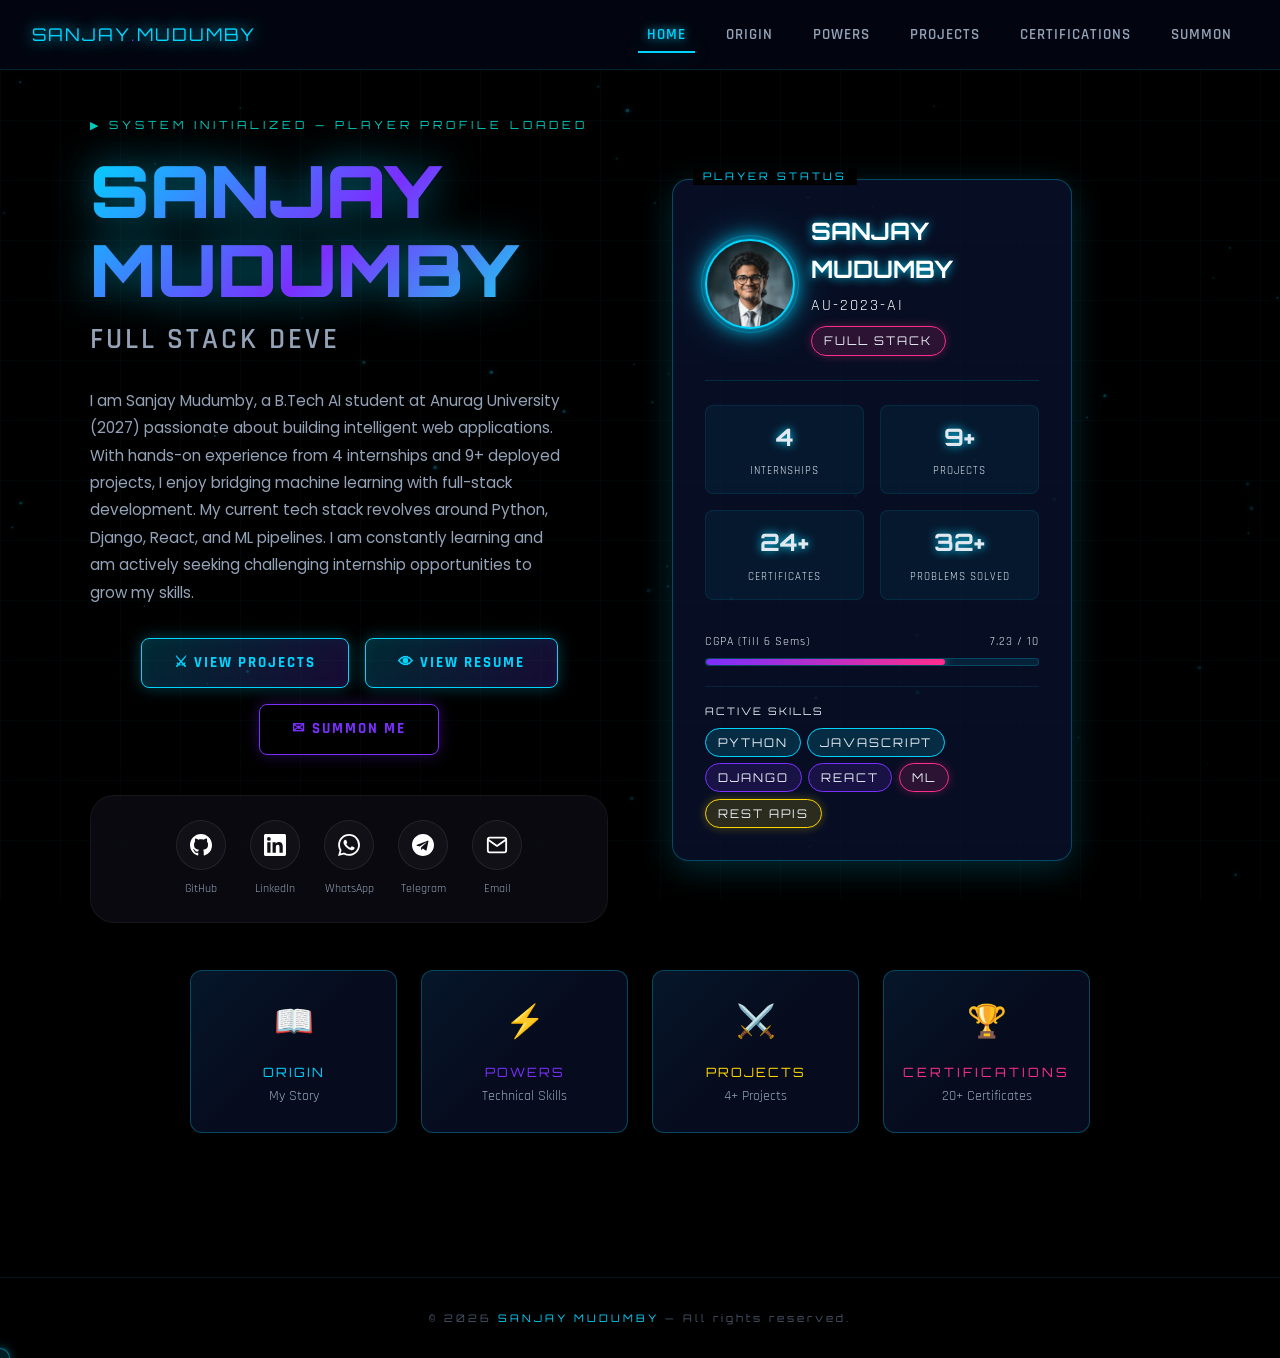
<file: index.html>
<!DOCTYPE html>
<html lang="en">
<head>
  <meta charset="UTF-8">
  <meta name="viewport" content="width=device-width, initial-scale=1.0">
  <title>Sanjay Mudumby | System Initialized</title>
  <link rel="stylesheet" href="css/styles.css">
  <link rel="icon" href="data:image/svg+xml,<svg xmlns='http://www.w3.org/2000/svg' viewBox='0 0 100 100'><defs><linearGradient id='g' x1='0' y1='0' x2='1' y2='1'><stop offset='0%' stop-color='%2300d4ff'/><stop offset='100%' stop-color='%237b2ff7'/></linearGradient></defs><circle cx='50' cy='50' r='45' fill='url(%23g)'/><text x='50' y='60' font-size='36' text-anchor='middle' fill='white'>SM</text></svg>">
</head>
<body>
  <canvas id="particle-canvas"></canvas>

  <!-- NAVBAR -->
  <nav class="navbar">
    <a href="index.html" class="nav-logo">SANJAY<span>.</span>MUDUMBY</a>
    <ul class="nav-links">
      <li><a href="index.html">Home</a></li>
      <li><a href="about.html">Origin</a></li>
      <li><a href="skills.html">Powers</a></li>
      <li><a href="projects.html">Projects</a></li>
      <li><a href="certifications.html">Certifications</a></li>
      <li><a href="contact.html">Summon</a></li>
    </ul>
    <div class="nav-toggle" aria-label="Toggle menu">
      <span></span><span></span><span></span>
    </div>
  </nav>

  <div class="page-content">
    <!-- HERO -->
    <section class="hero">
      <div class="hero-container">
        <!-- LEFT: Text -->
        <div class="hero-text">
          <div class="system-tag">▶ System Initialized — Player Profile Loaded</div>
          <h1 class="hero-name">SANJAY<br>MUDUMBY</h1>
          <div class="hero-role">
            <span id="typing-text" data-texts="Full Stack Developer|AI / ML Engineer|Problem Solver"></span><span class="typing-cursor"></span>
          </div>
          <p class="hero-desc">
            I am Sanjay Mudumby, a B.Tech AI student at Anurag University (2027) passionate about building intelligent web applications. With hands-on experience from 4 internships and 9+ deployed projects, I enjoy bridging machine learning with full-stack development. My current tech stack revolves around Python, Django, React, and ML pipelines. I am constantly learning and am actively seeking challenging internship opportunities to grow my skills.
          </p>
          <div class="hero-buttons" style="justify-content:center;">
            <a href="projects.html" class="btn btn-primary">⚔ View Projects</a>
             <a href="files/Resume.pdf" target="_blank" class="btn btn-primary">👁 View Resume</a>
            <a href="contact.html" class="btn btn-secondary">✉ Summon Me</a>
          </div>
          <style>
            .social-bar-container {
              background: rgba(15, 15, 25, 0.6);
              border: 1px solid rgba(255, 255, 255, 0.05);
              border-radius: 1.5rem;
              padding: 1.5rem 2rem;
              display: flex;
              gap: 1.5rem;
              flex-wrap: wrap;
              justify-content: center;
              margin-top: 2rem;
              box-shadow: 0 10px 30px rgba(0, 0, 0, 0.5);
            }
            .social-icon-wrapper {
              display: flex;
              flex-direction: column;
              align-items: center;
              gap: 0.6rem;
              text-decoration: none;
              color: var(--text-secondary, #aaa);
              transition: all 0.3s ease;
            }
            .social-icon-wrapper .icon-circle {
              width: 50px;
              height: 50px;
              border-radius: 50%;
              background: rgba(255, 255, 255, 0.03);
              border: 1px solid rgba(255, 255, 255, 0.08);
              display: flex;
              justify-content: center;
              align-items: center;
              transition: all 0.3s ease;
              color: white;
            }
            .social-icon-wrapper:hover .icon-circle {
              background: rgba(255, 255, 255, 0.1);
              transform: translateY(-3px);
              box-shadow: 0 5px 15px rgba(0, 212, 255, 0.2);
              border-color: rgba(0, 212, 255, 0.3);
            }
            .social-icon-wrapper:hover span {
              color: white;
            }
            .social-icon-wrapper span {
              font-size: 0.75rem;
              font-family: var(--font-heading, sans-serif);
              transition: all 0.3s ease;
            }
          </style>
          <div class="social-bar-container">
            <!-- GitHub -->
            <a href="https://github.com/Sanjay-glitch-dotcom" target="_blank" rel="noopener" class="social-icon-wrapper">
              <div class="icon-circle">
                <svg width="22" height="22" viewBox="0 0 24 24" fill="currentColor"><path d="M12 0C5.37 0 0 5.37 0 12c0 5.31 3.435 9.795 8.205 11.385.6.105.825-.255.825-.57 0-.285-.015-1.23-.015-2.235-3.015.555-3.795-.735-4.035-1.41-.135-.345-.72-1.41-1.23-1.695-.42-.225-1.02-.78-.015-.795.945-.015 1.62.87 1.845 1.23 1.08 1.815 2.805 1.305 3.495.99.105-.78.42-1.305.765-1.605-2.67-.3-5.46-1.335-5.46-5.925 0-1.305.465-2.385 1.23-3.225-.12-.3-.54-1.53.12-3.18 0 0 1.005-.315 3.3 1.23.96-.27 1.98-.405 3-.405s2.04.135 3 .405c2.295-1.56 3.3-1.23 3.3-1.23.66 1.65.24 2.88.12 3.18.765.84 1.23 1.905 1.23 3.225 0 4.605-2.805 5.625-5.475 5.925.435.375.81 1.095.81 2.22 0 1.605-.015 2.895-.015 3.3 0 .315.225.69.825.57A12.02 12.02 0 0024 12c0-6.63-5.37-12-12-12z"/></svg>
              </div>
              <span>GitHub</span>
            </a>

            <!-- LinkedIn -->
            <a href="https://www.linkedin.com/in/mudumby-sanjay/" target="_blank" rel="noopener" class="social-icon-wrapper">
              <div class="icon-circle">
                <svg width="22" height="22" viewBox="0 0 24 24" fill="currentColor"><path d="M20.447 20.452h-3.554v-5.569c0-1.328-.027-3.037-1.852-3.037-1.853 0-2.136 1.445-2.136 2.939v5.667H9.351V9h3.414v1.561h.046c.477-.9 1.637-1.85 3.37-1.85 3.601 0 4.267 2.37 4.267 5.455v6.286zM5.337 7.433a2.062 2.062 0 01-2.063-2.065 2.064 2.064 0 112.063 2.065zm1.782 13.019H3.555V9h3.564v11.452zM22.225 0H1.771C.792 0 0 .774 0 1.729v20.542C0 23.227.792 24 1.771 24h20.451C23.2 24 24 23.227 24 22.271V1.729C24 .774 23.2 0 22.222 0h.003z"/></svg>
              </div>
              <span>LinkedIn</span>
            </a>
            <!-- WhatsApp -->
            <a href="https://wa.me/919492764088" target="_blank" rel="noopener" class="social-icon-wrapper">
              <div class="icon-circle">
                <svg width="22" height="22" viewBox="0 0 24 24" fill="currentColor"><path d="M17.472 14.382c-.297-.149-1.758-.867-2.03-.967-.273-.099-.471-.148-.67.15-.197.297-.767.966-.94 1.164-.173.199-.347.223-.644.075-.297-.15-1.255-.463-2.39-1.475-.883-.788-1.48-1.761-1.653-2.059-.173-.297-.018-.458.13-.606.134-.133.298-.347.446-.52.149-.174.198-.298.298-.497.099-.198.05-.371-.025-.52-.075-.149-.669-1.612-.916-2.207-.242-.579-.487-.5-.669-.51-.173-.008-.371-.01-.57-.01-.198 0-.52.074-.792.372-.272.297-1.04 1.016-1.04 2.479 0 1.462 1.065 2.875 1.213 3.074.149.198 2.096 3.2 5.077 4.487.709.306 1.262.489 1.694.625.712.227 1.36.195 1.871.118.571-.085 1.758-.719 2.006-1.413.248-.694.248-1.289.173-1.413-.074-.124-.272-.198-.57-.347m-5.421 7.403h-.004a9.87 9.87 0 01-5.031-1.378l-.361-.214-3.741.982.998-3.648-.235-.374a9.86 9.86 0 01-1.51-5.26c.001-5.45 4.436-9.884 9.888-9.884 2.64 0 5.122 1.03 6.988 2.898a9.825 9.825 0 012.893 6.994c-.003 5.45-4.437 9.884-9.885 9.884m8.413-18.297A11.815 11.815 0 0012.05 0C5.495 0 .16 5.335.157 11.892c0 2.096.547 4.142 1.588 5.945L.057 24l6.305-1.654a11.882 11.882 0 005.683 1.448h.005c6.554 0 11.89-5.335 11.893-11.893a11.821 11.821 0 00-3.48-8.413Z"/></svg>
              </div>
              <span>WhatsApp</span>
            </a>
            <!-- Telegram -->
            <a href="https://t.me/M_SDNJDY" target="_blank" rel="noopener" class="social-icon-wrapper">
              <div class="icon-circle">
                <svg width="22" height="22" viewBox="0 0 24 24" fill="currentColor"><path d="M12 0C5.373 0 0 5.373 0 12s5.373 12 12 12 12-5.373 12-12S18.627 0 12 0zm5.894 8.221l-1.97 9.28c-.145.658-.537.818-1.084.508l-3-2.21-1.446 1.394c-.14.18-.357.295-.6.295-.002 0-.003 0-.005 0l.213-3.054 5.56-5.022c.24-.213-.054-.334-.373-.121l-6.869 4.326-2.96-.924c-.64-.203-.658-.64.135-.954l11.566-4.458c.538-.196 1.006.128.832.94z"/></svg>
              </div>
              <span>Telegram</span>
            </a>
            <!-- Email -->
            <a href="mailto:someone@example.com" class="social-icon-wrapper">
              <div class="icon-circle">
                <svg width="22" height="22" viewBox="0 0 24 24" fill="none" stroke="currentColor" stroke-width="2" stroke-linecap="round" stroke-linejoin="round"><path d="M4 4h16c1.1 0 2 .9 2 2v12c0 1.1-.9 2-2 2H4c-1.1 0-2-.9-2-2V6c0-1.1.9-2 2-2z"></path><polyline points="22,6 12,13 2,6"></polyline></svg>
              </div>
              <span>Email</span>
            </a>
          </div>
        </div>

        <!-- RIGHT: Player Status Card -->
        <div>
          <div class="status-card">
            <div class="status-header">
              <div class="profile-img-wrapper">
                <div class="profile-img" style="background-image:url('images/Sanjay.Mudumby.png');background-size:cover;background-position:center top;"></div>
              </div>
              <div class="status-info">
                <h3>SANJAY MUDUMBY</h3>
                <p>AU-2023-AI</p>
                <div style="margin-top:0.5rem;display:flex;gap:0.5rem;flex-wrap:wrap;">

                  <span class="rank-badge rank-a">Full Stack</span>
                </div>
              </div>
            </div>

            <div class="status-stats">
              <div class="stat-item">
                <span class="stat-value" data-counter="4" data-suffix="">0</span>
                <span class="stat-label">Internships</span>
              </div>
              <div class="stat-item">
                <span class="stat-value" data-counter="9" data-suffix="+">0+</span>
                <span class="stat-label">Projects</span>
              </div>
              <div class="stat-item">
                <span class="stat-value" data-counter="24" data-suffix="+">0+</span>
                <span class="stat-label">Certificates</span>
              </div>
              <div class="stat-item">
                <span class="stat-value" data-counter="50" data-suffix="+">0+</span>
                <span class="stat-label">Problems Solved</span>
              </div>
            </div>

            <div class="xp-bar-wrapper">
              <div class="xp-label">
                <span>CGPA (Till 6 Sems)</span>
                <span>7.23 / 10</span>
              </div>
              <div class="xp-bar">
                <div class="xp-fill" data-width="72" style="background:linear-gradient(90deg,var(--neon-purple),var(--neon-pink));"></div>
              </div>
            </div>

            <div style="margin-top:1.25rem;padding-top:1rem;border-top:1px solid rgba(0,212,255,0.1);">
              <div style="font-family:var(--font-display);font-size:0.65rem;color:var(--text-dim);letter-spacing:2px;margin-bottom:0.5rem;">ACTIVE SKILLS</div>
              <div style="display:flex;flex-wrap:wrap;gap:0.4rem;">
                <span class="rank-badge rank-c">Python</span>
                <span class="rank-badge rank-c">JavaScript</span>
                <span class="rank-badge rank-b">Django</span>
                <span class="rank-badge rank-b">React</span>
                <span class="rank-badge rank-a">ML</span>
                <span class="rank-badge rank-s">REST APIs</span>
              </div>
            </div>
          </div>
        </div>
      </div>
    </section>

    <!-- QUICK LINKS SECTION -->
    <section class="section" style="padding-top:0;">
      <div style="display:grid;grid-template-columns:repeat(auto-fit,minmax(200px,1fr));gap:1.5rem;max-width:900px;margin:0 auto;" class="fade-in">
        <a href="about.html" class="glass-card" style="padding:1.5rem;text-decoration:none;display:flex;flex-direction:column;align-items:center;justify-content:center;gap:1rem;">
          <span style="font-size:2rem;">📖</span>
          <div style="display:flex;flex-direction:column;align-items:center;text-align:center;">
            <div style="font-family:var(--font-display);font-size:0.8rem;color:var(--neon-blue);letter-spacing:2px;">ORIGIN</div>
            <div style="font-family:var(--font-heading);font-size:0.85rem;color:var(--text-secondary);margin-top:0.2rem;">My Story</div>
          </div>
        </a>
        <a href="skills.html" class="glass-card" style="padding:1.5rem;text-decoration:none;display:flex;flex-direction:column;align-items:center;justify-content:center;gap:1rem;">
          <span style="font-size:2rem;">⚡</span>
          <div style="display:flex;flex-direction:column;align-items:center;text-align:center;">
            <div style="font-family:var(--font-display);font-size:0.8rem;color:var(--neon-purple);letter-spacing:2px;">POWERS</div>
            <div style="font-family:var(--font-heading);font-size:0.85rem;color:var(--text-secondary);margin-top:0.2rem;">Technical Skills</div>
          </div>
        </a>
        <a href="projects.html" class="glass-card" style="padding:1.5rem;text-decoration:none;display:flex;flex-direction:column;align-items:center;justify-content:center;gap:1rem;">
          <span style="font-size:2rem;">⚔️</span>
          <div style="display:flex;flex-direction:column;align-items:center;text-align:center;">
            <div style="font-family:var(--font-display);font-size:0.8rem;color:var(--gold);letter-spacing:2px;">PROJECTS</div>
            <div style="font-family:var(--font-heading);font-size:0.85rem;color:var(--text-secondary);margin-top:0.2rem;">4+ Projects</div>
          </div>
        </a>
        <a href="certifications.html" class="glass-card" style="padding:1.5rem;text-decoration:none;display:flex;flex-direction:column;align-items:center;justify-content:center;gap:1rem;">
          <span style="font-size:2rem;">🏆</span>
          <div style="display:flex;flex-direction:column;align-items:center;text-align:center;">
            <div style="font-family:var(--font-display);font-size:0.8rem;color:var(--neon-pink);letter-spacing:3px;">CERTIFICATIONS</div>
            <div style="font-family:var(--font-heading);font-size:0.85rem;color:var(--text-secondary);margin-top:0.2rem;">20+ Certificates</div>
          </div>
        </a>
      </div>
    </section>

    <footer class="footer">
      &copy; 2026 <span>SANJAY MUDUMBY</span> — All rights reserved.
    </footer>
  </div>

  <script src="js/script.js"></script>
</body>
</html>
</file>
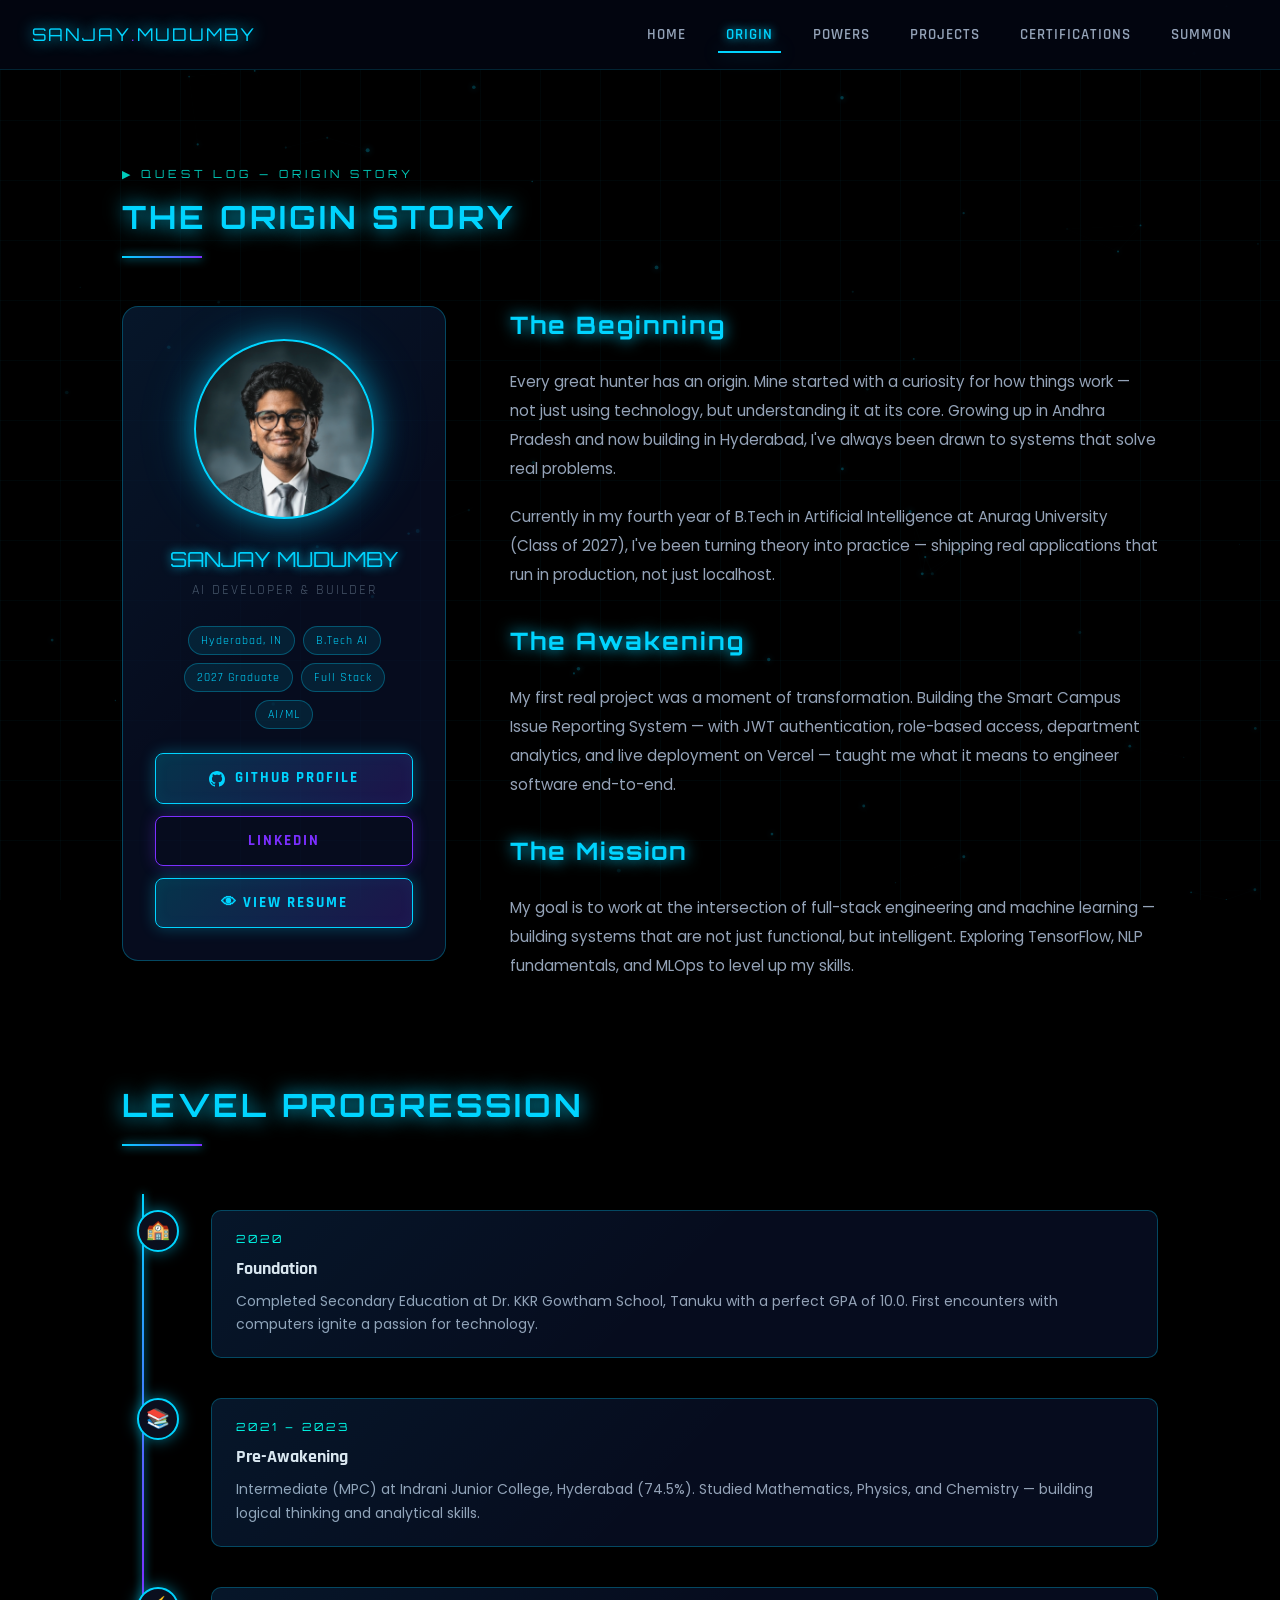
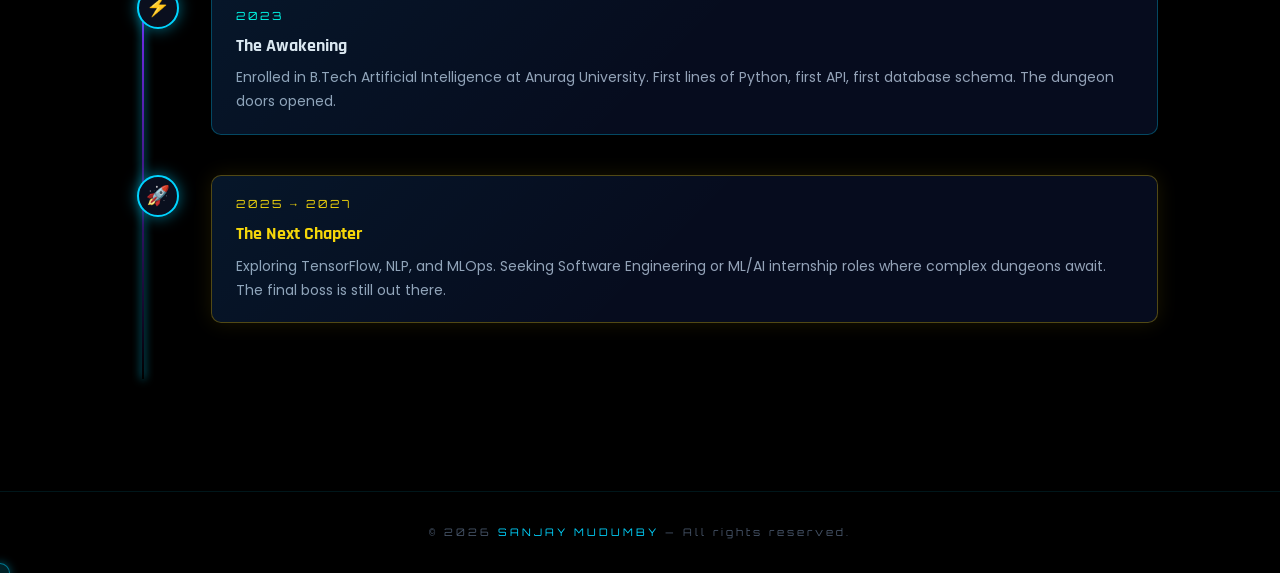
<file: about.html>
<!DOCTYPE html>
<html lang="en">

<head>
  <meta charset="UTF-8">
  <meta name="viewport" content="width=device-width, initial-scale=1.0">
  <title>Origin Story | Sanjay Mudumby</title>
  <link rel="stylesheet" href="css/styles.css">
  <link rel="icon"
    href="data:image/svg+xml,<svg xmlns='http://www.w3.org/2000/svg' viewBox='0 0 100 100'><defs><linearGradient id='g' x1='0' y1='0' x2='1' y2='1'><stop offset='0%' stop-color='%2300d4ff'/><stop offset='100%' stop-color='%237b2ff7'/></linearGradient></defs><circle cx='50' cy='50' r='45' fill='url(%23g)'/><text x='50' y='60' font-size='36' text-anchor='middle' fill='white'>SM</text></svg>">
</head>

<body>
  <canvas id="particle-canvas"></canvas>

  <nav class="navbar">
    <a href="index.html" class="nav-logo">SANJAY<span>.</span>MUDUMBY</a>
    <ul class="nav-links">
      <li><a href="index.html">Home</a></li>
      <li><a href="about.html">Origin</a></li>
      <li><a href="skills.html">Powers</a></li>
      <li><a href="projects.html">Projects</a></li>
      <li><a href="certifications.html">Certifications</a></li>
      <li><a href="contact.html">Summon</a></li>
    </ul>
    <div class="nav-toggle"><span></span><span></span><span></span></div>
  </nav>

  <div class="page-content">
    <div class="about-hero">

      <!-- HEADER -->
      <div class="fade-in" style="margin-bottom:3rem;">
        <div class="system-tag"
          style="font-family:var(--font-display);font-size:0.7rem;color:var(--neon-cyan);letter-spacing:4px;text-transform:uppercase;margin-bottom:0.5rem;">
          ▶ Quest Log — Origin Story</div>
        <h1 class="section-title">THE ORIGIN STORY</h1>
        <div class="section-divider"></div>
      </div>

      <!-- ABOUT GRID -->
      <div class="about-grid fade-in">
        <!-- Avatar Card -->
        <div class="glass-card about-avatar-card">
          <div class="about-avatar"
            style="background-image:url('images/Sanjay.Mudumby.png');background-size:cover;background-position:center top;">
          </div>
          <div class="about-name">SANJAY MUDUMBY</div>
          <div class="about-title">AI Developer & Builder</div>
          <div class="about-tags">
            <span class="about-tag">Hyderabad, IN</span>
            <span class="about-tag">B.Tech AI</span>
            <span class="about-tag">2027 Graduate</span>
            <span class="about-tag">Full Stack</span>
            <span class="about-tag">AI/ML</span>
          </div>
          <div style="margin-top:1.5rem;display:flex;flex-direction:column;gap:0.75rem;">
            <a href="https://github.com/Sanjay-glitch-dotcom" target="_blank" rel="noopener" class="btn btn-primary"
              style="justify-content:center;">
              <svg width="16" height="16" viewBox="0 0 24 24" fill="currentColor">
                <path
                  d="M12 0C5.37 0 0 5.37 0 12c0 5.31 3.435 9.795 8.205 11.385.6.105.825-.255.825-.57 0-.285-.015-1.23-.015-2.235-3.015.555-3.795-.735-4.035-1.41-.135-.345-.72-1.41-1.23-1.695-.42-.225-1.02-.78-.015-.795.945-.015 1.62.87 1.845 1.23 1.08 1.815 2.805 1.305 3.495.99.105-.78.42-1.305.765-1.605-2.67-.3-5.46-1.335-5.46-5.925 0-1.305.465-2.385 1.23-3.225-.12-.3-.54-1.53.12-3.18 0 0 1.005-.315 3.3 1.23.96-.27 1.98-.405 3-.405s2.04.135 3 .405c2.295-1.56 3.3-1.23 3.3-1.23.66 1.65.24 2.88.12 3.18.765.84 1.23 1.905 1.23 3.225 0 4.605-2.805 5.625-5.475 5.925.435.375.81 1.095.81 2.22 0 1.605-.015 2.895-.015 3.3 0 .315.225.69.825.57A12.02 12.02 0 0024 12c0-6.63-5.37-12-12-12z" />
              </svg>
              GitHub Profile
            </a>
            <a href="https://www.linkedin.com/in/mudumby-sanjay/" target="_blank" rel="noopener"
              class="btn btn-secondary" style="justify-content:center;">LinkedIn</a>
            <a href="files/Resume.pdf" target="_blank" class="btn btn-primary" style="justify-content:center;">👁 View
              Resume</a>
          </div>
        </div>

        <!-- Story Text -->
        <div class="about-story">
          <h2> The Beginning</h2>
          <p>
            Every great hunter has an origin. Mine started with a curiosity for how things work — not just using
            technology, but understanding it at its core. Growing up in Andhra Pradesh and now building in Hyderabad,
            I've always been drawn to systems that solve real problems.
          </p>
          <p>
            Currently in my fourth year of B.Tech in Artificial Intelligence at Anurag University (Class of 2027), I've
            been turning theory into practice — shipping real applications that run in production, not just localhost.
          </p>
          <h2 style="margin-top:2rem;"> The Awakening</h2>
          <p>
            My first real project was a moment of transformation. Building the Smart Campus Issue Reporting System —
            with JWT authentication, role-based access, department analytics, and live deployment on Vercel — taught me
            what it means to engineer software end-to-end.
          </p>
          <h2 style="margin-top:2rem;"> The Mission</h2>
          <p>
            My goal is to work at the intersection of full-stack engineering and machine learning — building systems
            that are not just functional, but intelligent. Exploring TensorFlow, NLP fundamentals, and MLOps to level up
            my skills.
          </p>
        </div>
      </div>

      <!-- TIMELINE -->
      <div class="fade-in">
        <h2 class="section-title" style="margin-bottom:0.5rem;">LEVEL PROGRESSION</h2>
        <div class="section-divider"></div>

        <div class="timeline">
          <div class="timeline-item fade-in">
            <div class="timeline-dot">🏫</div>
            <div class="timeline-content glass-card">
              <div class="timeline-year">2020</div>
              <h3>Foundation</h3>
              <p>Completed Secondary Education at Dr. KKR Gowtham School, Tanuku with a perfect GPA of 10.0. First
                encounters with computers ignite a passion for technology.</p>
            </div>
          </div>

          <div class="timeline-item fade-in">
            <div class="timeline-dot">📚</div>
            <div class="timeline-content glass-card">
              <div class="timeline-year">2021 – 2023</div>
              <h3>Pre-Awakening</h3>
              <p>Intermediate (MPC) at Indrani Junior College, Hyderabad (74.5%). Studied Mathematics, Physics, and
                Chemistry — building logical thinking and analytical skills.</p>
            </div>
          </div>

          <div class="timeline-item fade-in">
            <div class="timeline-dot">⚡</div>
            <div class="timeline-content glass-card">
              <div class="timeline-year">2023</div>
              <h3>The Awakening</h3>
              <p>Enrolled in B.Tech Artificial Intelligence at Anurag University. First lines of Python, first API,
                first database schema. The dungeon doors opened.</p>
            </div>
          </div>

          <div class="timeline-item fade-in">
            <div class="timeline-dot">🚀</div>
            <div class="timeline-content glass-card"
              style="border-color:rgba(255,215,0,0.3);box-shadow:0 0 20px rgba(255,215,0,0.1);">
              <div class="timeline-year" style="color:var(--gold);">2025 → 2027</div>
              <h3 style="color:var(--gold);">The Next Chapter</h3>
              <p>Exploring TensorFlow, NLP, and MLOps. Seeking Software Engineering or ML/AI internship roles where
                complex dungeons await. The final boss is still out there.</p>
            </div>
          </div>
        </div>
      </div>
    </div>

    <footer class="footer">
      &copy; 2026 <span>SANJAY MUDUMBY</span> — All rights reserved.
    </footer>
  </div>

  <script src="js/script.js"></script>
</body>

</html>
</file>
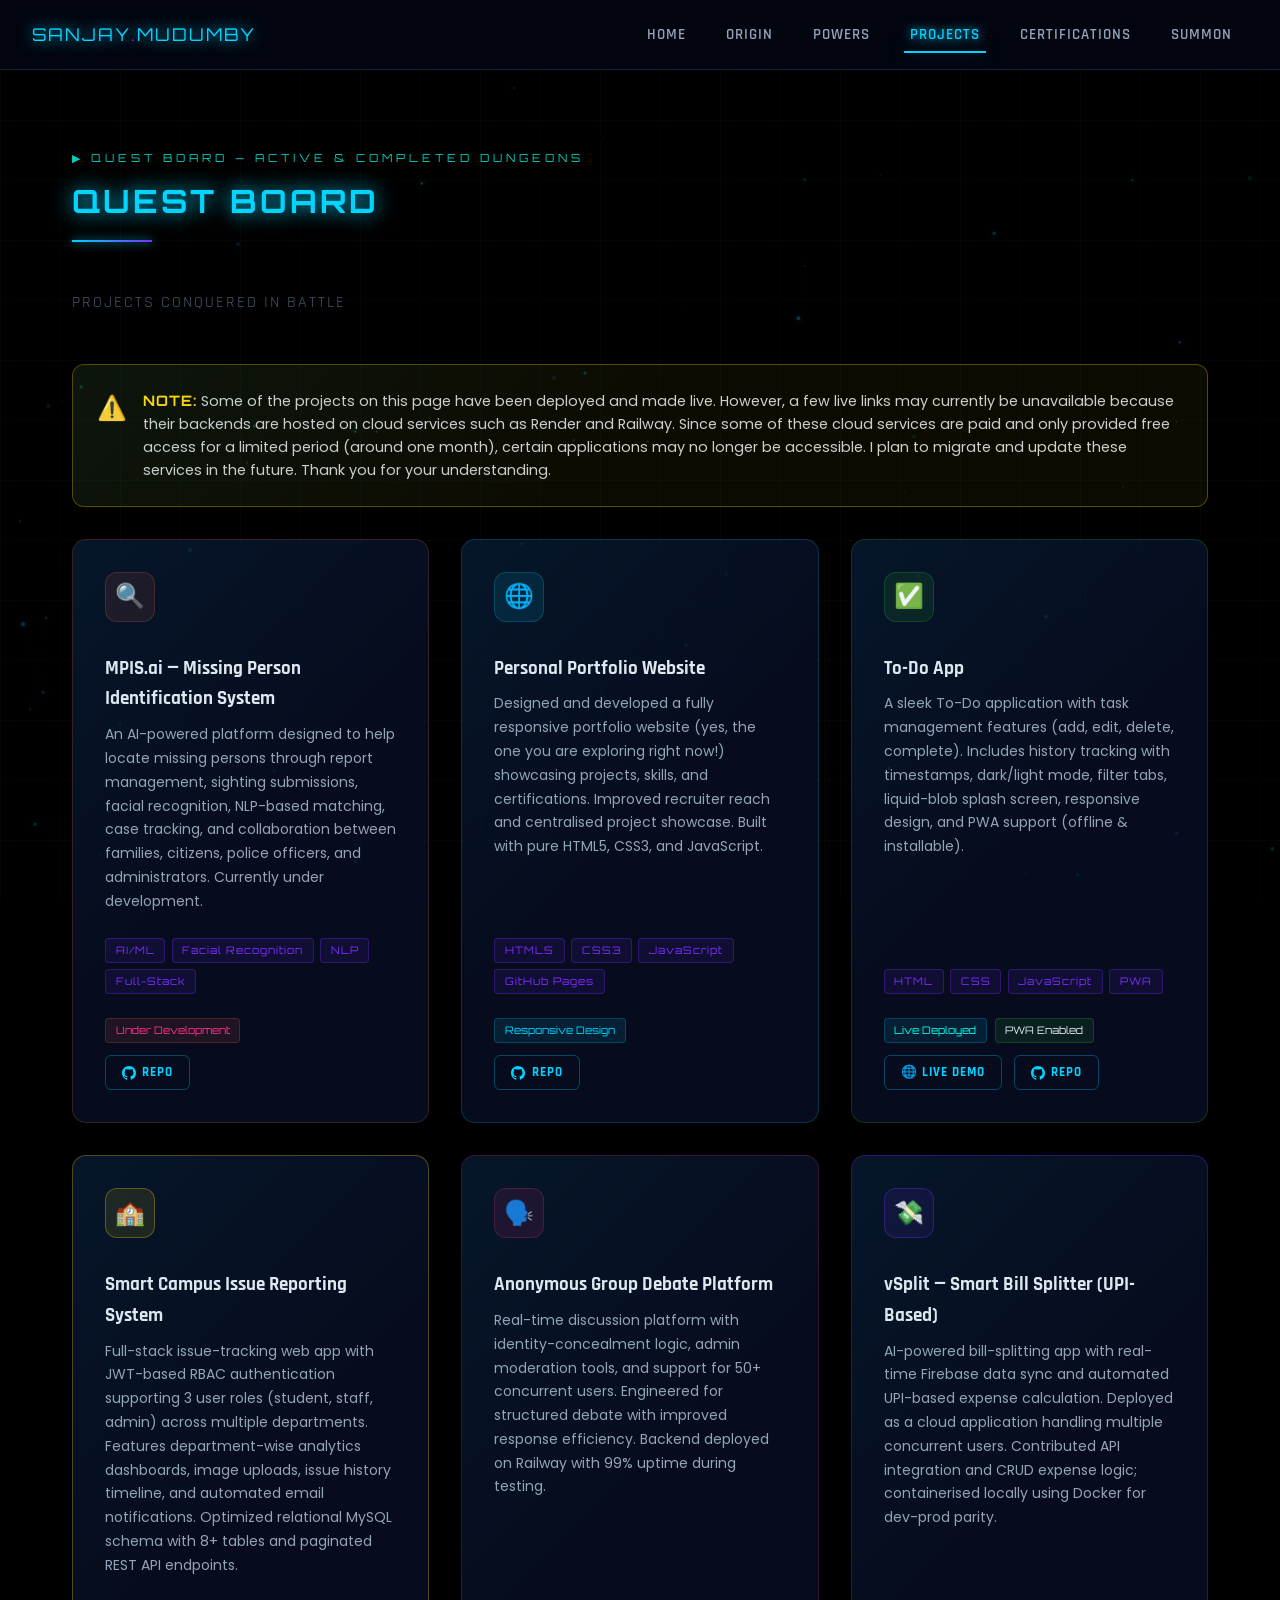
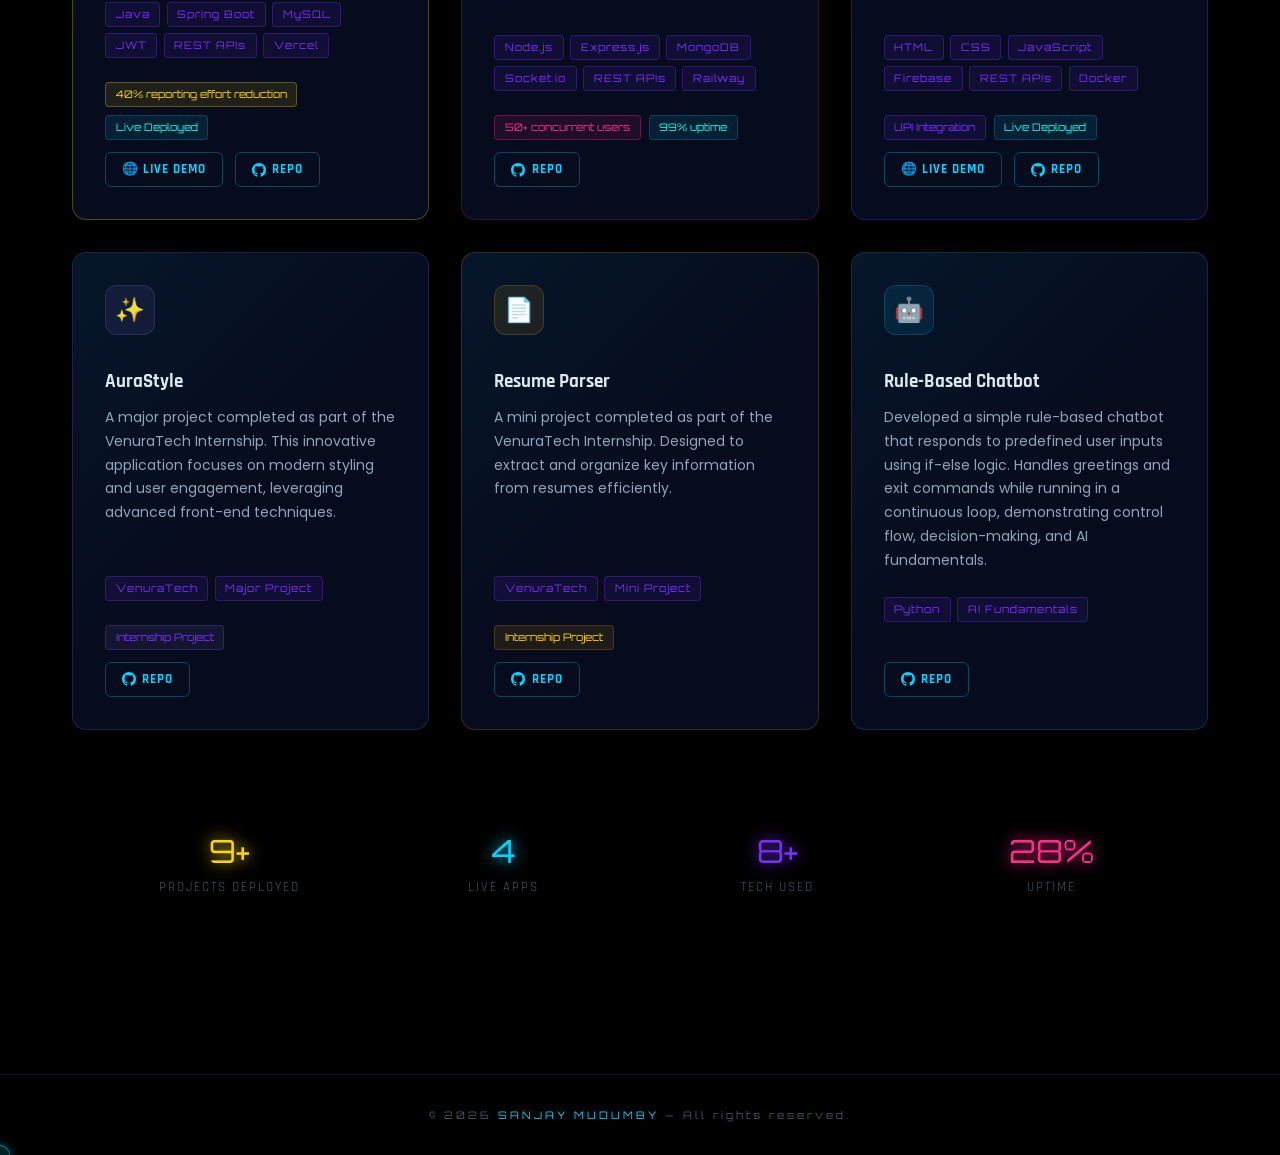
<file: projects.html>
<!DOCTYPE html>
<html lang="en">
<head>
  <meta charset="UTF-8">
  <meta name="viewport" content="width=device-width, initial-scale=1.0">
  <title>Quests | Sanjay Mudumby</title>
  <link rel="stylesheet" href="css/styles.css">
  <link rel="icon" href="data:image/svg+xml,<svg xmlns='http://www.w3.org/2000/svg' viewBox='0 0 100 100'><defs><linearGradient id='g' x1='0' y1='0' x2='1' y2='1'><stop offset='0%' stop-color='%2300d4ff'/><stop offset='100%' stop-color='%237b2ff7'/></linearGradient></defs><circle cx='50' cy='50' r='45' fill='url(%23g)'/><text x='50' y='60' font-size='36' text-anchor='middle' fill='white'>SM</text></svg>">
</head>
<body>
  <canvas id="particle-canvas"></canvas>

  <nav class="navbar">
    <a href="index.html" class="nav-logo">SANJAY<span>.</span>MUDUMBY</a>
    <ul class="nav-links">
      <li><a href="index.html">Home</a></li>
      <li><a href="about.html">Origin</a></li>
      <li><a href="skills.html">Powers</a></li>
      <li><a href="projects.html">Projects</a></li>
      <li><a href="certifications.html">Certifications</a></li>
      <li><a href="contact.html">Summon</a></li>
    </ul>
    <div class="nav-toggle"><span></span><span></span><span></span></div>
  </nav>

  <div class="page-content">
    <section class="section">
      <div class="fade-in">
        <div class="system-tag" style="font-family:var(--font-display);font-size:0.7rem;color:var(--neon-cyan);letter-spacing:4px;text-transform:uppercase;margin-bottom:0.5rem;">▶ Quest Board — Active & Completed Dungeons</div>
        <h1 class="section-title">QUEST BOARD</h1>
        <div class="section-divider"></div>
        <p class="section-subtitle">Projects Conquered in Battle</p>
      </div>

      <div class="glass-card fade-in" style="margin-bottom: 2rem; border-color: rgba(255, 215, 0, 0.3); padding: 1.5rem; display: flex; gap: 1rem; align-items: flex-start; background: rgba(255, 215, 0, 0.05);">
        <div style="font-size: 1.5rem;">⚠️</div>
        <div style="font-family: var(--font-body); font-size: 0.9rem; color: rgba(255, 255, 255, 0.8); line-height: 1.6;">
          <strong style="color: var(--gold); font-family: var(--font-display); letter-spacing: 1px;">NOTE:</strong> Some of the projects on this page have been deployed and made live. However, a few live links may currently be unavailable because their backends are hosted on cloud services such as Render and Railway. Since some of these cloud services are paid and only provided free access for a limited period (around one month), certain applications may no longer be accessible. I plan to migrate and update these services in the future. Thank you for your understanding.
        </div>
      </div>
      <div class="projects-grid">

        <!-- PROJECT 5: MPIS.ai -->
        <div class="project-card glass-card fade-in" style="border-color:rgba(255,99,71,0.2);">
          <div class="project-header">
            <div class="project-icon" style="background:rgba(255,99,71,0.1);border-color:rgba(255,99,71,0.2);">🔍</div>
          </div>
          <div class="project-title">MPIS.ai — Missing Person Identification System</div>
          <div class="project-desc">
            An AI-powered platform designed to help locate missing persons through report management, sighting submissions, facial recognition, NLP-based matching, case tracking, and collaboration between families, citizens, police officers, and administrators. Currently under development.
          </div>
          <div class="tech-tags">
            <span class="tech-tag">AI/ML</span>
            <span class="tech-tag">Facial Recognition</span>
            <span class="tech-tag">NLP</span>
            <span class="tech-tag">Full-Stack</span>
          </div>
          <div style="display:flex;gap:0.5rem;flex-wrap:wrap;margin-bottom:0.75rem;">
            <span style="font-family:var(--font-display);font-size:0.65rem;color:var(--neon-pink);background:rgba(255,99,71,0.1);padding:0.2rem 0.6rem;border-radius:4px;border:1px solid rgba(255,99,71,0.2);">Under Development</span>
          </div>
          <div class="project-links">
            <a href="https://github.com/Sanjay-glitch-dotcom/MPIS.ai" target="_blank" rel="noopener" class="project-link">
              <svg width="14" height="14" viewBox="0 0 24 24" fill="currentColor"><path d="M12 0C5.37 0 0 5.37 0 12c0 5.31 3.435 9.795 8.205 11.385.6.105.825-.255.825-.57 0-.285-.015-1.23-.015-2.235-3.015.555-3.795-.735-4.035-1.41-.135-.345-.72-1.41-1.23-1.695-.42-.225-1.02-.78-.015-.795.945-.015 1.62.87 1.845 1.23 1.08 1.815 2.805 1.305 3.495.99.105-.78.42-1.305.765-1.605-2.67-.3-5.46-1.335-5.46-5.925 0-1.305.465-2.385 1.23-3.225-.12-.3-.54-1.53.12-3.18 0 0 1.005-.315 3.3 1.23.96-.27 1.98-.405 3-.405s2.04.135 3 .405c2.295-1.56 3.3-1.23 3.3-1.23.66 1.65.24 2.88.12 3.18.765.84 1.23 1.905 1.23 3.225 0 4.605-2.805 5.625-5.475 5.925.435.375.81 1.095.81 2.22 0 1.605-.015 2.895-.015 3.3 0 .315.225.69.825.57A12.02 12.02 0 0024 12c0-6.63-5.37-12-12-12z"/></svg>
              Repo
            </a>
          </div>
        </div>

        <!-- PROJECT 4: Portfolio -->
        <div class="project-card glass-card fade-in" style="border-color:rgba(0,212,255,0.2);">
          <div class="project-header">
            <div class="project-icon" style="background:rgba(0,212,255,0.1);border-color:rgba(0,212,255,0.2);">🌐</div>
          </div>
          <div class="project-title">Personal Portfolio Website</div>
          <div class="project-desc">
            Designed and developed a fully responsive portfolio website (yes, the one you are exploring right now!) showcasing projects, skills, and certifications. Improved recruiter reach and centralised project showcase. Built with pure HTML5, CSS3, and JavaScript.
          </div>
          <div class="tech-tags">
            <span class="tech-tag">HTML5</span>
            <span class="tech-tag">CSS3</span>
            <span class="tech-tag">JavaScript</span>
            <span class="tech-tag">GitHub Pages</span>
          </div>
          <div style="display:flex;gap:0.5rem;flex-wrap:wrap;margin-bottom:0.75rem;">
            <span style="font-family:var(--font-display);font-size:0.65rem;color:var(--neon-blue);background:rgba(0,212,255,0.1);padding:0.2rem 0.6rem;border-radius:4px;border:1px solid rgba(0,212,255,0.2);">Responsive Design</span>
          </div>
          <div class="project-links">
            <a href="https://github.com/Sanjay-glitch-dotcom/Portfolio" target="_blank" rel="noopener" class="project-link">
              <svg width="14" height="14" viewBox="0 0 24 24" fill="currentColor"><path d="M12 0C5.37 0 0 5.37 0 12c0 5.31 3.435 9.795 8.205 11.385.6.105.825-.255.825-.57 0-.285-.015-1.23-.015-2.235-3.015.555-3.795-.735-4.035-1.41-.135-.345-.72-1.41-1.23-1.695-.42-.225-1.02-.78-.015-.795.945-.015 1.62.87 1.845 1.23 1.08 1.815 2.805 1.305 3.495.99.105-.78.42-1.305.765-1.605-2.67-.3-5.46-1.335-5.46-5.925 0-1.305.465-2.385 1.23-3.225-.12-.3-.54-1.53.12-3.18 0 0 1.005-.315 3.3 1.23.96-.27 1.98-.405 3-.405s2.04.135 3 .405c2.295-1.56 3.3-1.23 3.3-1.23.66 1.65.24 2.88.12 3.18.765.84 1.23 1.905 1.23 3.225 0 4.605-2.805 5.625-5.475 5.925.435.375.81 1.095.81 2.22 0 1.605-.015 2.895-.015 3.3 0 .315.225.69.825.57A12.02 12.02 0 0024 12c0-6.63-5.37-12-12-12z"/></svg>
              Repo
            </a>
          </div>
        </div>

        <!-- PROJECT 7: To-Do App -->
        <div class="project-card glass-card fade-in" style="border-color:rgba(50,205,50,0.2);">
          <div class="project-header">
            <div class="project-icon" style="background:rgba(50,205,50,0.1);border-color:rgba(50,205,50,0.2);">✅</div>
          </div>
          <div class="project-title">To-Do App</div>
          <div class="project-desc">
            A sleek To-Do application with task management features (add, edit, delete, complete). Includes history tracking with timestamps, dark/light mode, filter tabs, liquid-blob splash screen, responsive design, and PWA support (offline & installable).
          </div>
          <div class="tech-tags">
            <span class="tech-tag">HTML</span>
            <span class="tech-tag">CSS</span>
            <span class="tech-tag">JavaScript</span>
            <span class="tech-tag">PWA</span>
          </div>
          <div style="display:flex;gap:0.5rem;flex-wrap:wrap;margin-bottom:0.75rem;">
            <span style="font-family:var(--font-display);font-size:0.65rem;color:var(--neon-cyan);background:rgba(0,212,255,0.1);padding:0.2rem 0.6rem;border-radius:4px;border:1px solid rgba(0,212,255,0.2);">Live Deployed</span>
            <span style="font-family:var(--font-display);font-size:0.65rem;color:var(--neon-green);background:rgba(50,205,50,0.1);padding:0.2rem 0.6rem;border-radius:4px;border:1px solid rgba(50,205,50,0.2);">PWA Enabled</span>
          </div>
          <div class="project-links">
            <a href="https://jolly-platypus-749842.netlify.app/" target="_blank" rel="noopener" class="project-link">🌐 Live Demo</a>
            <a href="https://github.com/Sanjay-glitch-dotcom?tab=repositories" target="_blank" rel="noopener" class="project-link">
              <svg width="14" height="14" viewBox="0 0 24 24" fill="currentColor"><path d="M12 0C5.37 0 0 5.37 0 12c0 5.31 3.435 9.795 8.205 11.385.6.105.825-.255.825-.57 0-.285-.015-1.23-.015-2.235-3.015.555-3.795-.735-4.035-1.41-.135-.345-.72-1.41-1.23-1.695-.42-.225-1.02-.78-.015-.795.945-.015 1.62.87 1.845 1.23 1.08 1.815 2.805 1.305 3.495.99.105-.78.42-1.305.765-1.605-2.67-.3-5.46-1.335-5.46-5.925 0-1.305.465-2.385 1.23-3.225-.12-.3-.54-1.53.12-3.18 0 0 1.005-.315 3.3 1.23.96-.27 1.98-.405 3-.405s2.04.135 3 .405c2.295-1.56 3.3-1.23 3.3-1.23.66 1.65.24 2.88.12 3.18.765.84 1.23 1.905 1.23 3.225 0 4.605-2.805 5.625-5.475 5.925.435.375.81 1.095.81 2.22 0 1.605-.015 2.895-.015 3.3 0 .315.225.69.825.57A12.02 12.02 0 0024 12c0-6.63-5.37-12-12-12z"/></svg>
              Repo
            </a>
          </div>
        </div>

        <!-- PROJECT 1: Smart Campus -->
        <div class="project-card glass-card fade-in" style="border-color:rgba(255,215,0,0.3);">
          <div class="project-header">
            <div class="project-icon" style="background:rgba(255,215,0,0.1);border-color:rgba(255,215,0,0.3);">🏫</div>
          </div>
          <div class="project-title">Smart Campus Issue Reporting System</div>
          <div class="project-desc">
            Full-stack issue-tracking web app with JWT-based RBAC authentication supporting 3 user roles (student, staff, admin) across multiple departments. Features department-wise analytics dashboards, image uploads, issue history timeline, and automated email notifications. Optimized relational MySQL schema with 8+ tables and paginated REST API endpoints.
          </div>
          <div class="tech-tags">
            <span class="tech-tag">Java</span>
            <span class="tech-tag">Spring Boot</span>
            <span class="tech-tag">MySQL</span>
            <span class="tech-tag">JWT</span>
            <span class="tech-tag">REST APIs</span>
            <span class="tech-tag">Vercel</span>
          </div>
          <div style="display:flex;gap:0.5rem;flex-wrap:wrap;margin-bottom:0.75rem;">
            <span style="font-family:var(--font-display);font-size:0.65rem;color:var(--gold);background:rgba(255,215,0,0.1);padding:0.2rem 0.6rem;border-radius:4px;border:1px solid rgba(255,215,0,0.3);">40% reporting effort reduction</span>
            <span style="font-family:var(--font-display);font-size:0.65rem;color:var(--neon-cyan);background:rgba(0,212,255,0.1);padding:0.2rem 0.6rem;border-radius:4px;border:1px solid rgba(0,212,255,0.2);">Live Deployed</span>
          </div>
          <div class="project-links">
            <a href="https://smart-campus-green.vercel.app" target="_blank" rel="noopener" class="project-link">🌐 Live Demo</a>
            <a href="https://github.com/Sanjay-glitch-dotcom/smart-campus" target="_blank" rel="noopener" class="project-link">
              <svg width="14" height="14" viewBox="0 0 24 24" fill="currentColor"><path d="M12 0C5.37 0 0 5.37 0 12c0 5.31 3.435 9.795 8.205 11.385.6.105.825-.255.825-.57 0-.285-.015-1.23-.015-2.235-3.015.555-3.795-.735-4.035-1.41-.135-.345-.72-1.41-1.23-1.695-.42-.225-1.02-.78-.015-.795.945-.015 1.62.87 1.845 1.23 1.08 1.815 2.805 1.305 3.495.99.105-.78.42-1.305.765-1.605-2.67-.3-5.46-1.335-5.46-5.925 0-1.305.465-2.385 1.23-3.225-.12-.3-.54-1.53.12-3.18 0 0 1.005-.315 3.3 1.23.96-.27 1.98-.405 3-.405s2.04.135 3 .405c2.295-1.56 3.3-1.23 3.3-1.23.66 1.65.24 2.88.12 3.18.765.84 1.23 1.905 1.23 3.225 0 4.605-2.805 5.625-5.475 5.925.435.375.81 1.095.81 2.22 0 1.605-.015 2.895-.015 3.3 0 .315.225.69.825.57A12.02 12.02 0 0024 12c0-6.63-5.37-12-12-12z"/></svg>
              Repo
            </a>
          </div>
        </div>

        <!-- PROJECT 2: Anonymous Debate -->
        <div class="project-card glass-card fade-in" style="border-color:rgba(255,45,140,0.2);">
          <div class="project-header">
            <div class="project-icon" style="background:rgba(255,45,140,0.1);border-color:rgba(255,45,140,0.2);">🗣️</div>
          </div>
          <div class="project-title">Anonymous Group Debate Platform</div>
          <div class="project-desc">
            Real-time discussion platform with identity-concealment logic, admin moderation tools, and support for 50+ concurrent users. Engineered for structured debate with improved response efficiency. Backend deployed on Railway with 99% uptime during testing.
          </div>
          <div class="tech-tags">
            <span class="tech-tag">Node.js</span>
            <span class="tech-tag">Express.js</span>
            <span class="tech-tag">MongoDB</span>
            <span class="tech-tag">Socket.io</span>
            <span class="tech-tag">REST APIs</span>
            <span class="tech-tag">Railway</span>
          </div>
          <div style="display:flex;gap:0.5rem;flex-wrap:wrap;margin-bottom:0.75rem;">
            <span style="font-family:var(--font-display);font-size:0.65rem;color:var(--neon-pink);background:rgba(255,45,140,0.1);padding:0.2rem 0.6rem;border-radius:4px;border:1px solid rgba(255,45,140,0.3);">50+ concurrent users</span>
            <span style="font-family:var(--font-display);font-size:0.65rem;color:var(--neon-cyan);background:rgba(0,212,255,0.1);padding:0.2rem 0.6rem;border-radius:4px;border:1px solid rgba(0,212,255,0.2);">99% uptime</span>
          </div>
          <div class="project-links">
            <a href="https://github.com/Sanjay-glitch-dotcom/Anonymous-Group-Debate" target="_blank" rel="noopener" class="project-link">
              <svg width="14" height="14" viewBox="0 0 24 24" fill="currentColor"><path d="M12 0C5.37 0 0 5.37 0 12c0 5.31 3.435 9.795 8.205 11.385.6.105.825-.255.825-.57 0-.285-.015-1.23-.015-2.235-3.015.555-3.795-.735-4.035-1.41-.135-.345-.72-1.41-1.23-1.695-.42-.225-1.02-.78-.015-.795.945-.015 1.62.87 1.845 1.23 1.08 1.815 2.805 1.305 3.495.99.105-.78.42-1.305.765-1.605-2.67-.3-5.46-1.335-5.46-5.925 0-1.305.465-2.385 1.23-3.225-.12-.3-.54-1.53.12-3.18 0 0 1.005-.315 3.3 1.23.96-.27 1.98-.405 3-.405s2.04.135 3 .405c2.295-1.56 3.3-1.23 3.3-1.23.66 1.65.24 2.88.12 3.18.765.84 1.23 1.905 1.23 3.225 0 4.605-2.805 5.625-5.475 5.925.435.375.81 1.095.81 2.22 0 1.605-.015 2.895-.015 3.3 0 .315.225.69.825.57A12.02 12.02 0 0024 12c0-6.63-5.37-12-12-12z"/></svg>
              Repo
            </a>
          </div>
        </div>

        <!-- PROJECT 3: vSplit -->
        <div class="project-card glass-card fade-in" style="border-color:rgba(123,47,255,0.3);">
          <div class="project-header">
            <div class="project-icon" style="background:rgba(123,47,255,0.1);border-color:rgba(123,47,255,0.3);">💸</div>
          </div>
          <div class="project-title">vSplit — Smart Bill Splitter (UPI-Based)</div>
          <div class="project-desc">
            AI-powered bill-splitting app with real-time Firebase data sync and automated UPI-based expense calculation. Deployed as a cloud application handling multiple concurrent users. Contributed API integration and CRUD expense logic; containerised locally using Docker for dev-prod parity.
          </div>
          <div class="tech-tags">
            <span class="tech-tag">HTML</span>
            <span class="tech-tag">CSS</span>
            <span class="tech-tag">JavaScript</span>
            <span class="tech-tag">Firebase</span>
            <span class="tech-tag">REST APIs</span>
            <span class="tech-tag">Docker</span>
          </div>
          <div style="display:flex;gap:0.5rem;flex-wrap:wrap;margin-bottom:0.75rem;">
            <span style="font-family:var(--font-display);font-size:0.65rem;color:var(--neon-purple);background:rgba(123,47,255,0.1);padding:0.2rem 0.6rem;border-radius:4px;border:1px solid rgba(123,47,255,0.3);">UPI Integration</span>
            <span style="font-family:var(--font-display);font-size:0.65rem;color:var(--neon-cyan);background:rgba(0,212,255,0.1);padding:0.2rem 0.6rem;border-radius:4px;border:1px solid rgba(0,212,255,0.2);">Live Deployed</span>
          </div>
          <div class="project-links">
            <a href="https://nihaldodda.github.io/vSplit/" target="_blank" rel="noopener" class="project-link">🌐 Live Demo</a>
            <a href="https://github.com/Sanjay-glitch-dotcom" target="_blank" rel="noopener" class="project-link">
              <svg width="14" height="14" viewBox="0 0 24 24" fill="currentColor"><path d="M12 0C5.37 0 0 5.37 0 12c0 5.31 3.435 9.795 8.205 11.385.6.105.825-.255.825-.57 0-.285-.015-1.23-.015-2.235-3.015.555-3.795-.735-4.035-1.41-.135-.345-.72-1.41-1.23-1.695-.42-.225-1.02-.78-.015-.795.945-.015 1.62.87 1.845 1.23 1.08 1.815 2.805 1.305 3.495.99.105-.78.42-1.305.765-1.605-2.67-.3-5.46-1.335-5.46-5.925 0-1.305.465-2.385 1.23-3.225-.12-.3-.54-1.53.12-3.18 0 0 1.005-.315 3.3 1.23.96-.27 1.98-.405 3-.405s2.04.135 3 .405c2.295-1.56 3.3-1.23 3.3-1.23.66 1.65.24 2.88.12 3.18.765.84 1.23 1.905 1.23 3.225 0 4.605-2.805 5.625-5.475 5.925.435.375.81 1.095.81 2.22 0 1.605-.015 2.895-.015 3.3 0 .315.225.69.825.57A12.02 12.02 0 0024 12c0-6.63-5.37-12-12-12z"/></svg>
              Repo
            </a>
          </div>
        </div>




        <!-- PROJECT 6: AuraStyle -->
        <div class="project-card glass-card fade-in" style="border-color:rgba(147,112,219,0.2);">
          <div class="project-header">
            <div class="project-icon" style="background:rgba(147,112,219,0.1);border-color:rgba(147,112,219,0.2);">✨</div>
          </div>
          <div class="project-title">AuraStyle</div>
          <div class="project-desc">
            A major project completed as part of the VenuraTech Internship. This innovative application focuses on modern styling and user engagement, leveraging advanced front-end techniques.
          </div>
          <div class="tech-tags">
            <span class="tech-tag">VenuraTech</span>
            <span class="tech-tag">Major Project</span>
          </div>
          <div style="display:flex;gap:0.5rem;flex-wrap:wrap;margin-bottom:0.75rem;">
            <span style="font-family:var(--font-display);font-size:0.65rem;color:var(--neon-purple);background:rgba(147,112,219,0.1);padding:0.2rem 0.6rem;border-radius:4px;border:1px solid rgba(147,112,219,0.2);">Internship Project</span>
          </div>
          <div class="project-links">
            <a href="https://github.com/Sanjay-glitch-dotcom/AuraStyle" target="_blank" rel="noopener" class="project-link">
              <svg width="14" height="14" viewBox="0 0 24 24" fill="currentColor"><path d="M12 0C5.37 0 0 5.37 0 12c0 5.31 3.435 9.795 8.205 11.385.6.105.825-.255.825-.57 0-.285-.015-1.23-.015-2.235-3.015.555-3.795-.735-4.035-1.41-.135-.345-.72-1.41-1.23-1.695-.42-.225-1.02-.78-.015-.795.945-.015 1.62.87 1.845 1.23 1.08 1.815 2.805 1.305 3.495.99.105-.78.42-1.305.765-1.605-2.67-.3-5.46-1.335-5.46-5.925 0-1.305.465-2.385 1.23-3.225-.12-.3-.54-1.53.12-3.18 0 0 1.005-.315 3.3 1.23.96-.27 1.98-.405 3-.405s2.04.135 3 .405c2.295-1.56 3.3-1.23 3.3-1.23.66 1.65.24 2.88.12 3.18.765.84 1.23 1.905 1.23 3.225 0 4.605-2.805 5.625-5.475 5.925.435.375.81 1.095.81 2.22 0 1.605-.015 2.895-.015 3.3 0 .315.225.69.825.57A12.02 12.02 0 0024 12c0-6.63-5.37-12-12-12z"/></svg>
              Repo
            </a>
          </div>
        </div>



        <!-- PROJECT 8: Resume Parser -->
        <div class="project-card glass-card fade-in" style="border-color:rgba(255,165,0,0.2);">
          <div class="project-header">
            <div class="project-icon" style="background:rgba(255,165,0,0.1);border-color:rgba(255,165,0,0.2);">📄</div>
          </div>
          <div class="project-title">Resume Parser</div>
          <div class="project-desc">
            A mini project completed as part of the VenuraTech Internship. Designed to extract and organize key information from resumes efficiently.
          </div>
          <div class="tech-tags">
            <span class="tech-tag">VenuraTech</span>
            <span class="tech-tag">Mini Project</span>
          </div>
          <div style="display:flex;gap:0.5rem;flex-wrap:wrap;margin-bottom:0.75rem;">
            <span style="font-family:var(--font-display);font-size:0.65rem;color:var(--gold);background:rgba(255,165,0,0.1);padding:0.2rem 0.6rem;border-radius:4px;border:1px solid rgba(255,165,0,0.2);">Internship Project</span>
          </div>
          <div class="project-links">
            <a href="https://github.com/Sanjay-glitch-dotcom/Resume-Parser" target="_blank" rel="noopener" class="project-link">
              <svg width="14" height="14" viewBox="0 0 24 24" fill="currentColor"><path d="M12 0C5.37 0 0 5.37 0 12c0 5.31 3.435 9.795 8.205 11.385.6.105.825-.255.825-.57 0-.285-.015-1.23-.015-2.235-3.015.555-3.795-.735-4.035-1.41-.135-.345-.72-1.41-1.23-1.695-.42-.225-1.02-.78-.015-.795.945-.015 1.62.87 1.845 1.23 1.08 1.815 2.805 1.305 3.495.99.105-.78.42-1.305.765-1.605-2.67-.3-5.46-1.335-5.46-5.925 0-1.305.465-2.385 1.23-3.225-.12-.3-.54-1.53.12-3.18 0 0 1.005-.315 3.3 1.23.96-.27 1.98-.405 3-.405s2.04.135 3 .405c2.295-1.56 3.3-1.23 3.3-1.23.66 1.65.24 2.88.12 3.18.765.84 1.23 1.905 1.23 3.225 0 4.605-2.805 5.625-5.475 5.925.435.375.81 1.095.81 2.22 0 1.605-.015 2.895-.015 3.3 0 .315.225.69.825.57A12.02 12.02 0 0024 12c0-6.63-5.37-12-12-12z"/></svg>
              Repo
            </a>
          </div>
        </div>

        <!-- PROJECT 9: Rule-Based Chatbot -->
        <div class="project-card glass-card fade-in" style="border-color:rgba(0,191,255,0.2);">
          <div class="project-header">
            <div class="project-icon" style="background:rgba(0,191,255,0.1);border-color:rgba(0,191,255,0.2);">🤖</div>
          </div>
          <div class="project-title">Rule-Based Chatbot</div>
          <div class="project-desc">
            Developed a simple rule-based chatbot that responds to predefined user inputs using if-else logic. Handles greetings and exit commands while running in a continuous loop, demonstrating control flow, decision-making, and AI fundamentals.
          </div>
          <div class="tech-tags">
            <span class="tech-tag">Python</span>
            <span class="tech-tag">AI Fundamentals</span>
          </div>
          <div class="project-links" style="margin-top:1rem;">
            <a href="https://github.com/Sanjay-glitch-dotcom/AI-Chatbot" target="_blank" rel="noopener" class="project-link">
              <svg width="14" height="14" viewBox="0 0 24 24" fill="currentColor"><path d="M12 0C5.37 0 0 5.37 0 12c0 5.31 3.435 9.795 8.205 11.385.6.105.825-.255.825-.57 0-.285-.015-1.23-.015-2.235-3.015.555-3.795-.735-4.035-1.41-.135-.345-.72-1.41-1.23-1.695-.42-.225-1.02-.78-.015-.795.945-.015 1.62.87 1.845 1.23 1.08 1.815 2.805 1.305 3.495.99.105-.78.42-1.305.765-1.605-2.67-.3-5.46-1.335-5.46-5.925 0-1.305.465-2.385 1.23-3.225-.12-.3-.54-1.53.12-3.18 0 0 1.005-.315 3.3 1.23.96-.27 1.98-.405 3-.405s2.04.135 3 .405c2.295-1.56 3.3-1.23 3.3-1.23.66 1.65.24 2.88.12 3.18.765.84 1.23 1.905 1.23 3.225 0 4.605-2.805 5.625-5.475 5.925.435.375.81 1.095.81 2.22 0 1.605-.015 2.895-.015 3.3 0 .315.225.69.825.57A12.02 12.02 0 0024 12c0-6.63-5.37-12-12-12z"/></svg>
              Repo
            </a>
          </div>
        </div>

      </div>

      <!-- STATS BAR -->
      <div class="fade-in" style="margin-top:4rem;padding:2rem;border-radius:12px;" class="glass-card">
        <div style="display:grid;grid-template-columns:repeat(auto-fit,minmax(160px,1fr));gap:1.5rem;text-align:center;">
          <div>
            <div style="font-family:var(--font-display);font-size:2rem;color:var(--gold);text-shadow:0 0 15px var(--gold);" data-counter="9" data-suffix="+">0+</div>
            <div style="font-family:var(--font-heading);font-size:0.8rem;color:var(--text-dim);letter-spacing:2px;text-transform:uppercase;">Projects Deployed</div>
          </div>
          <div>
            <div style="font-family:var(--font-display);font-size:2rem;color:var(--neon-blue);text-shadow:0 0 15px var(--neon-blue);" data-counter="4" data-suffix="">0</div>
            <div style="font-family:var(--font-heading);font-size:0.8rem;color:var(--text-dim);letter-spacing:2px;text-transform:uppercase;">Live Apps</div>
          </div>
          <div>
            <div style="font-family:var(--font-display);font-size:2rem;color:var(--neon-purple);text-shadow:0 0 15px var(--neon-purple);" data-counter="8" data-suffix="+">0+</div>
            <div style="font-family:var(--font-heading);font-size:0.8rem;color:var(--text-dim);letter-spacing:2px;text-transform:uppercase;">Tech Used</div>
          </div>
          <div>
            <div style="font-family:var(--font-display);font-size:2rem;color:var(--neon-pink);text-shadow:0 0 15px var(--neon-pink);" data-counter="99" data-suffix="%">0%</div>
            <div style="font-family:var(--font-heading);font-size:0.8rem;color:var(--text-dim);letter-spacing:2px;text-transform:uppercase;">Uptime</div>
          </div>
        </div>
      </div>
    </section>

    <footer class="footer">
      &copy; 2026 <span>SANJAY MUDUMBY</span> — All rights reserved.
    </footer>
  </div>

  <script src="js/script.js"></script>
</body>
</html>
</file>
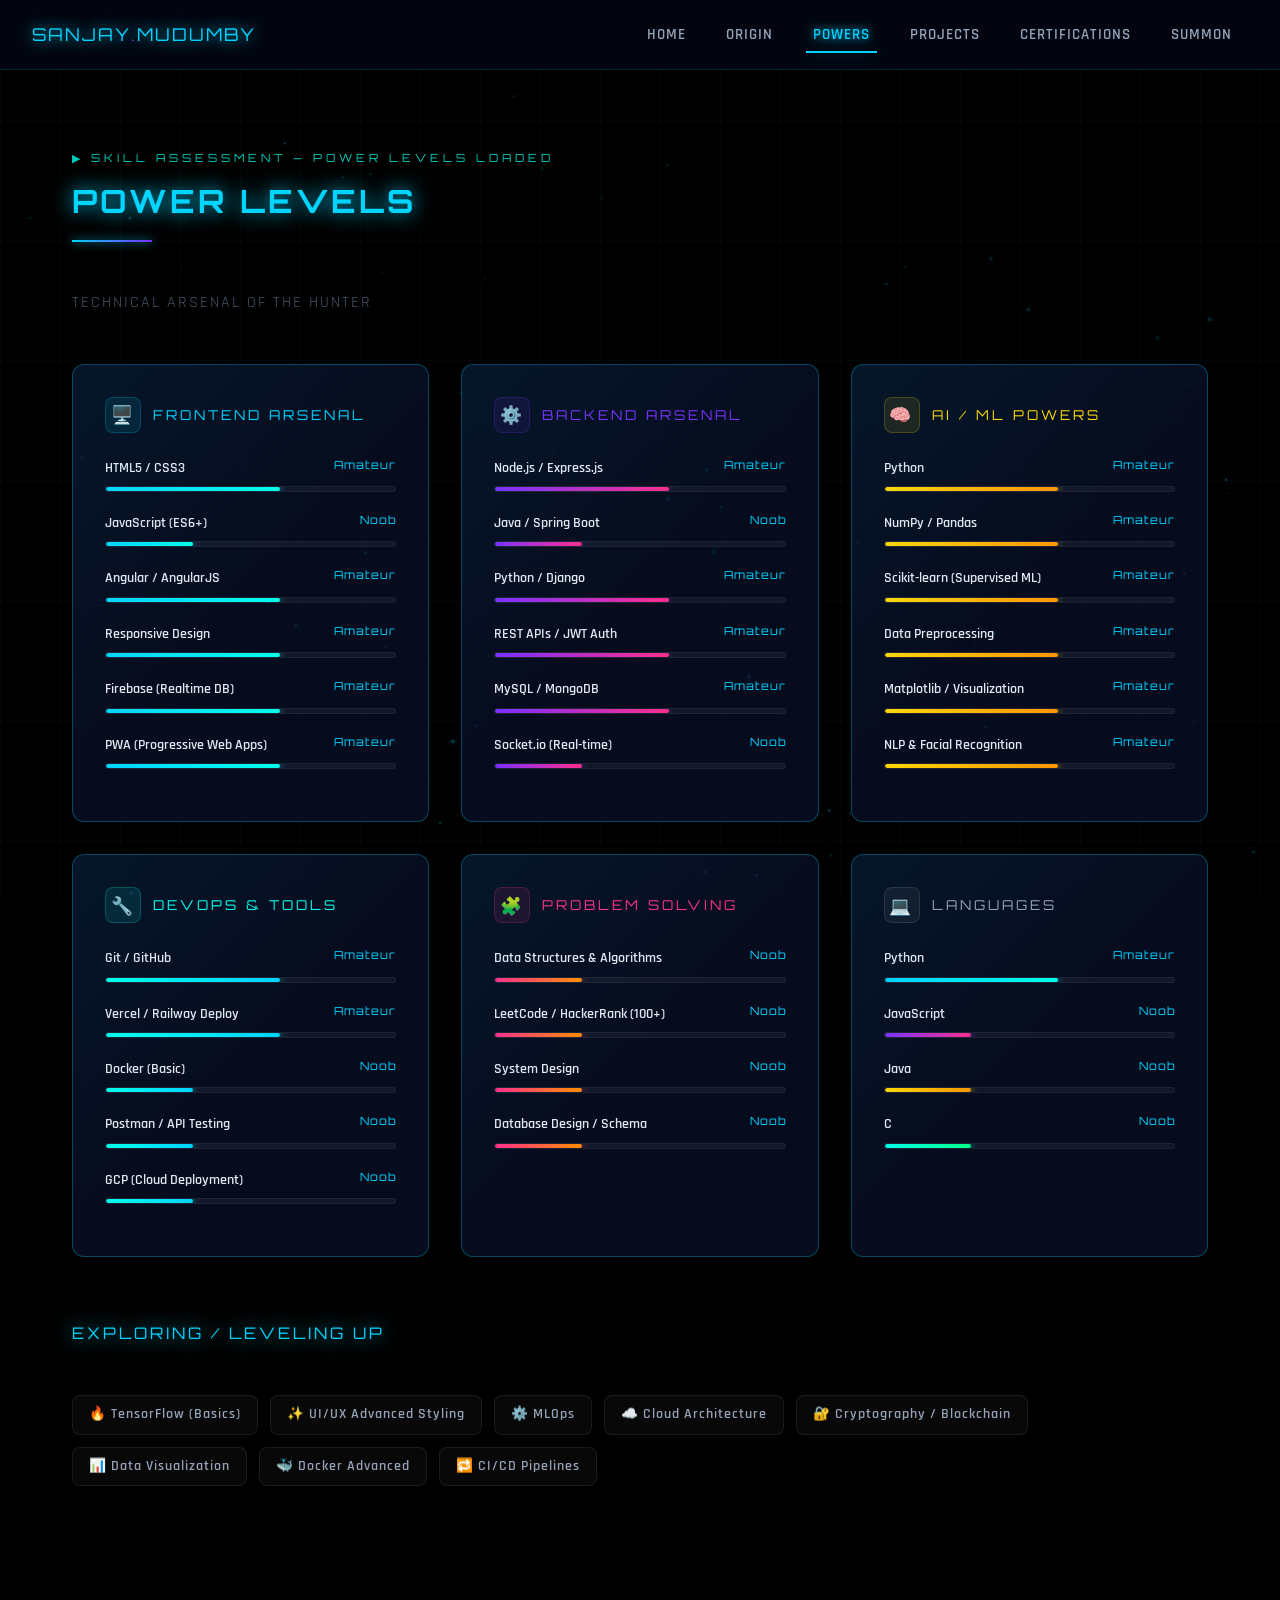
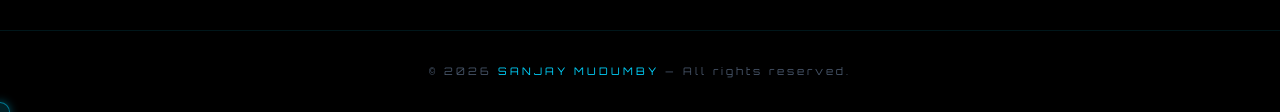
<file: skills.html>
<!DOCTYPE html>
<html lang="en">
<head>
  <meta charset="UTF-8">
  <meta name="viewport" content="width=device-width, initial-scale=1.0">
  <title>Power Levels | Sanjay Mudumby</title>
  <link rel="stylesheet" href="css/styles.css">
  <link rel="icon" href="data:image/svg+xml,<svg xmlns='http://www.w3.org/2000/svg' viewBox='0 0 100 100'><defs><linearGradient id='g' x1='0' y1='0' x2='1' y2='1'><stop offset='0%' stop-color='%2300d4ff'/><stop offset='100%' stop-color='%237b2ff7'/></linearGradient></defs><circle cx='50' cy='50' r='45' fill='url(%23g)'/><text x='50' y='60' font-size='36' text-anchor='middle' fill='white'>SM</text></svg>">
</head>
<body>
  <canvas id="particle-canvas"></canvas>

  <nav class="navbar">
    <a href="index.html" class="nav-logo">SANJAY<span>.</span>MUDUMBY</a>
    <ul class="nav-links">
      <li><a href="index.html">Home</a></li>
      <li><a href="about.html">Origin</a></li>
      <li><a href="skills.html">Powers</a></li>
      <li><a href="projects.html">Projects</a></li>
      <li><a href="certifications.html">Certifications</a></li>
      <li><a href="contact.html">Summon</a></li>
    </ul>
    <div class="nav-toggle"><span></span><span></span><span></span></div>
  </nav>

  <div class="page-content">
    <section class="section">
      <div class="fade-in">
        <div class="system-tag" style="font-family:var(--font-display);font-size:0.7rem;color:var(--neon-cyan);letter-spacing:4px;text-transform:uppercase;margin-bottom:0.5rem;">▶ Skill Assessment — Power Levels Loaded</div>
        <h1 class="section-title">POWER LEVELS</h1>
        <div class="section-divider"></div>
        <p class="section-subtitle">Technical Arsenal of the Hunter</p>
      </div>

      <div class="skills-grid">
        <!-- FRONTEND -->
        <div class="skill-category glass-card fade-in">
          <div class="skill-cat-title" style="color:var(--neon-blue);">
            <div class="skill-cat-icon" style="background:rgba(0,212,255,0.1);border:1px solid rgba(0,212,255,0.2);">🖥️</div>
            Frontend Arsenal
          </div>
          <div class="skill-item">
            <div class="skill-header">
              <span class="skill-name">HTML5 / CSS3</span>
              <span class="skill-percent" style="font-family:var(--font-display);letter-spacing:1px;font-size:0.7rem;">Amateur</span>
            </div>
            <div class="skill-bar"><div class="skill-fill fill-blue" data-width="60"></div></div>
          </div>
          <div class="skill-item">
            <div class="skill-header">
              <span class="skill-name">JavaScript (ES6+)</span>
              <span class="skill-percent" style="font-family:var(--font-display);letter-spacing:1px;font-size:0.7rem;">Noob</span>
            </div>
            <div class="skill-bar"><div class="skill-fill fill-blue" data-width="30"></div></div>
          </div>
          <div class="skill-item">
            <div class="skill-header">
              <span class="skill-name">Angular / AngularJS</span>
              <span class="skill-percent" style="font-family:var(--font-display);letter-spacing:1px;font-size:0.7rem;">Amateur</span>
            </div>
            <div class="skill-bar"><div class="skill-fill fill-blue" data-width="60"></div></div>
          </div>
          <div class="skill-item">
            <div class="skill-header">
              <span class="skill-name">Responsive Design</span>
              <span class="skill-percent" style="font-family:var(--font-display);letter-spacing:1px;font-size:0.7rem;">Amateur</span>
            </div>
            <div class="skill-bar"><div class="skill-fill fill-blue" data-width="60"></div></div>
          </div>
          <div class="skill-item">
            <div class="skill-header">
              <span class="skill-name">Firebase (Realtime DB)</span>
              <span class="skill-percent" style="font-family:var(--font-display);letter-spacing:1px;font-size:0.7rem;">Amateur</span>
            </div>
            <div class="skill-bar"><div class="skill-fill fill-blue" data-width="60"></div></div>
          </div>
          <div class="skill-item">
            <div class="skill-header">
              <span class="skill-name">PWA (Progressive Web Apps)</span>
              <span class="skill-percent" style="font-family:var(--font-display);letter-spacing:1px;font-size:0.7rem;">Amateur</span>
            </div>
            <div class="skill-bar"><div class="skill-fill fill-blue" data-width="60"></div></div>
          </div>
        </div>

        <!-- BACKEND -->
        <div class="skill-category glass-card fade-in">
          <div class="skill-cat-title" style="color:var(--neon-purple);">
            <div class="skill-cat-icon" style="background:rgba(123,47,255,0.1);border:1px solid rgba(123,47,255,0.2);">⚙️</div>
            Backend Arsenal
          </div>
          <div class="skill-item">
            <div class="skill-header">
              <span class="skill-name">Node.js / Express.js</span>
              <span class="skill-percent" style="font-family:var(--font-display);letter-spacing:1px;font-size:0.7rem;">Amateur</span>
            </div>
            <div class="skill-bar"><div class="skill-fill fill-purple" data-width="60"></div></div>
          </div>
          <div class="skill-item">
            <div class="skill-header">
              <span class="skill-name">Java / Spring Boot</span>
              <span class="skill-percent" style="font-family:var(--font-display);letter-spacing:1px;font-size:0.7rem;">Noob</span>
            </div>
            <div class="skill-bar"><div class="skill-fill fill-purple" data-width="30"></div></div>
          </div>
          <div class="skill-item">
            <div class="skill-header">
              <span class="skill-name">Python / Django</span>
              <span class="skill-percent" style="font-family:var(--font-display);letter-spacing:1px;font-size:0.7rem;">Amateur</span>
            </div>
            <div class="skill-bar"><div class="skill-fill fill-purple" data-width="60"></div></div>
          </div>
          <div class="skill-item">
            <div class="skill-header">
              <span class="skill-name">REST APIs / JWT Auth</span>
              <span class="skill-percent" style="font-family:var(--font-display);letter-spacing:1px;font-size:0.7rem;">Amateur</span>
            </div>
            <div class="skill-bar"><div class="skill-fill fill-purple" data-width="60"></div></div>
          </div>
          <div class="skill-item">
            <div class="skill-header">
              <span class="skill-name">MySQL / MongoDB</span>
              <span class="skill-percent" style="font-family:var(--font-display);letter-spacing:1px;font-size:0.7rem;">Amateur</span>
            </div>
            <div class="skill-bar"><div class="skill-fill fill-purple" data-width="60"></div></div>
          </div>
          <div class="skill-item">
            <div class="skill-header">
              <span class="skill-name">Socket.io (Real-time)</span>
              <span class="skill-percent" style="font-family:var(--font-display);letter-spacing:1px;font-size:0.7rem;">Noob</span>
            </div>
            <div class="skill-bar"><div class="skill-fill fill-purple" data-width="30"></div></div>
          </div>
        </div>

        <!-- AI / ML -->
        <div class="skill-category glass-card fade-in">
          <div class="skill-cat-title" style="color:var(--gold);">
            <div class="skill-cat-icon" style="background:rgba(255,215,0,0.1);border:1px solid rgba(255,215,0,0.2);">🧠</div>
            AI / ML Powers
          </div>
          <div class="skill-item">
            <div class="skill-header">
              <span class="skill-name">Python</span>
              <span class="skill-percent" style="font-family:var(--font-display);letter-spacing:1px;font-size:0.7rem;">Amateur</span>
            </div>
            <div class="skill-bar"><div class="skill-fill fill-gold" data-width="60"></div></div>
          </div>
          <div class="skill-item">
            <div class="skill-header">
              <span class="skill-name">NumPy / Pandas</span>
              <span class="skill-percent" style="font-family:var(--font-display);letter-spacing:1px;font-size:0.7rem;">Amateur</span>
            </div>
            <div class="skill-bar"><div class="skill-fill fill-gold" data-width="60"></div></div>
          </div>
          <div class="skill-item">
            <div class="skill-header">
              <span class="skill-name">Scikit-learn (Supervised ML)</span>
              <span class="skill-percent" style="font-family:var(--font-display);letter-spacing:1px;font-size:0.7rem;">Amateur</span>
            </div>
            <div class="skill-bar"><div class="skill-fill fill-gold" data-width="60"></div></div>
          </div>
          <div class="skill-item">
            <div class="skill-header">
              <span class="skill-name">Data Preprocessing</span>
              <span class="skill-percent" style="font-family:var(--font-display);letter-spacing:1px;font-size:0.7rem;">Amateur</span>
            </div>
            <div class="skill-bar"><div class="skill-fill fill-gold" data-width="60"></div></div>
          </div>
          <div class="skill-item">
            <div class="skill-header">
              <span class="skill-name">Matplotlib / Visualization</span>
              <span class="skill-percent" style="font-family:var(--font-display);letter-spacing:1px;font-size:0.7rem;">Amateur</span>
            </div>
            <div class="skill-bar"><div class="skill-fill fill-gold" data-width="60"></div></div>
          </div>
          <div class="skill-item">
            <div class="skill-header">
              <span class="skill-name">NLP & Facial Recognition</span>
              <span class="skill-percent" style="font-family:var(--font-display);letter-spacing:1px;font-size:0.7rem;">Amateur</span>
            </div>
            <div class="skill-bar"><div class="skill-fill fill-gold" data-width="60"></div></div>
          </div>
        </div>

        <!-- DEVOPS & TOOLS -->
        <div class="skill-category glass-card fade-in">
          <div class="skill-cat-title" style="color:var(--neon-cyan);">
            <div class="skill-cat-icon" style="background:rgba(0,255,234,0.1);border:1px solid rgba(0,255,234,0.2);">🔧</div>
            DevOps & Tools
          </div>
          <div class="skill-item">
            <div class="skill-header">
              <span class="skill-name">Git / GitHub</span>
              <span class="skill-percent" style="font-family:var(--font-display);letter-spacing:1px;font-size:0.7rem;">Amateur</span>
            </div>
            <div class="skill-bar"><div class="skill-fill" data-width="60" style="background:linear-gradient(90deg,var(--neon-cyan),var(--neon-blue));box-shadow:0 0 8px var(--neon-cyan);"></div></div>
          </div>
          <div class="skill-item">
            <div class="skill-header">
              <span class="skill-name">Vercel / Railway Deploy</span>
              <span class="skill-percent" style="font-family:var(--font-display);letter-spacing:1px;font-size:0.7rem;">Amateur</span>
            </div>
            <div class="skill-bar"><div class="skill-fill" data-width="60" style="background:linear-gradient(90deg,var(--neon-cyan),var(--neon-blue));box-shadow:0 0 8px var(--neon-cyan);"></div></div>
          </div>
          <div class="skill-item">
            <div class="skill-header">
              <span class="skill-name">Docker (Basic)</span>
              <span class="skill-percent" style="font-family:var(--font-display);letter-spacing:1px;font-size:0.7rem;">Noob</span>
            </div>
            <div class="skill-bar"><div class="skill-fill" data-width="30" style="background:linear-gradient(90deg,var(--neon-cyan),var(--neon-blue));box-shadow:0 0 8px var(--neon-cyan);"></div></div>
          </div>
          <div class="skill-item">
            <div class="skill-header">
              <span class="skill-name">Postman / API Testing</span>
              <span class="skill-percent" style="font-family:var(--font-display);letter-spacing:1px;font-size:0.7rem;">Noob</span>
            </div>
            <div class="skill-bar"><div class="skill-fill" data-width="30" style="background:linear-gradient(90deg,var(--neon-cyan),var(--neon-blue));box-shadow:0 0 8px var(--neon-cyan);"></div></div>
          </div>
          <div class="skill-item">
            <div class="skill-header">
              <span class="skill-name">GCP (Cloud Deployment)</span>
              <span class="skill-percent" style="font-family:var(--font-display);letter-spacing:1px;font-size:0.7rem;">Noob</span>
            </div>
            <div class="skill-bar"><div class="skill-fill" data-width="30" style="background:linear-gradient(90deg,var(--neon-cyan),var(--neon-blue));box-shadow:0 0 8px var(--neon-cyan);"></div></div>
          </div>
        </div>

        <!-- PROBLEM SOLVING -->
        <div class="skill-category glass-card fade-in">
          <div class="skill-cat-title" style="color:var(--neon-pink);">
            <div class="skill-cat-icon" style="background:rgba(255,45,140,0.1);border:1px solid rgba(255,45,140,0.2);">🧩</div>
            Problem Solving
          </div>
          <div class="skill-item">
            <div class="skill-header">
              <span class="skill-name">Data Structures & Algorithms</span>
              <span class="skill-percent" style="font-family:var(--font-display);letter-spacing:1px;font-size:0.7rem;">Noob</span>
            </div>
            <div class="skill-bar"><div class="skill-fill" data-width="30" style="background:linear-gradient(90deg,var(--neon-pink),#ff8c00);box-shadow:0 0 8px var(--neon-pink);"></div></div>
          </div>
          <div class="skill-item">
            <div class="skill-header">
              <span class="skill-name">LeetCode / HackerRank (100+)</span>
              <span class="skill-percent" style="font-family:var(--font-display);letter-spacing:1px;font-size:0.7rem;">Noob</span>
            </div>
            <div class="skill-bar"><div class="skill-fill" data-width="30" style="background:linear-gradient(90deg,var(--neon-pink),#ff8c00);box-shadow:0 0 8px var(--neon-pink);"></div></div>
          </div>
          <div class="skill-item">
            <div class="skill-header">
              <span class="skill-name">System Design</span>
              <span class="skill-percent" style="font-family:var(--font-display);letter-spacing:1px;font-size:0.7rem;">Noob</span>
            </div>
            <div class="skill-bar"><div class="skill-fill" data-width="30" style="background:linear-gradient(90deg,var(--neon-pink),#ff8c00);box-shadow:0 0 8px var(--neon-pink);"></div></div>
          </div>
          <div class="skill-item">
            <div class="skill-header">
              <span class="skill-name">Database Design / Schema</span>
              <span class="skill-percent" style="font-family:var(--font-display);letter-spacing:1px;font-size:0.7rem;">Noob</span>
            </div>
            <div class="skill-bar"><div class="skill-fill" data-width="30" style="background:linear-gradient(90deg,var(--neon-pink),#ff8c00);box-shadow:0 0 8px var(--neon-pink);"></div></div>
          </div>
        </div>

        <!-- LANGUAGES -->
        <div class="skill-category glass-card fade-in">
          <div class="skill-cat-title" style="color:var(--text-secondary);">
            <div class="skill-cat-icon" style="background:rgba(255,255,255,0.05);border:1px solid rgba(255,255,255,0.1);">💻</div>
            Languages
          </div>
          <div class="skill-item">
            <div class="skill-header">
              <span class="skill-name">Python</span>
              <span class="skill-percent" style="font-family:var(--font-display);letter-spacing:1px;font-size:0.7rem;">Amateur</span>
            </div>
            <div class="skill-bar"><div class="skill-fill fill-blue" data-width="60"></div></div>
          </div>
          <div class="skill-item">
            <div class="skill-header">
              <span class="skill-name">JavaScript</span>
              <span class="skill-percent" style="font-family:var(--font-display);letter-spacing:1px;font-size:0.7rem;">Noob</span>
            </div>
            <div class="skill-bar"><div class="skill-fill fill-purple" data-width="30"></div></div>
          </div>
          <div class="skill-item">
            <div class="skill-header">
              <span class="skill-name">Java</span>
              <span class="skill-percent" style="font-family:var(--font-display);letter-spacing:1px;font-size:0.7rem;">Noob</span>
            </div>
            <div class="skill-bar"><div class="skill-fill fill-gold" data-width="30"></div></div>
          </div>
          <div class="skill-item">
            <div class="skill-header">
              <span class="skill-name">C</span>
              <span class="skill-percent" style="font-family:var(--font-display);letter-spacing:1px;font-size:0.7rem;">Noob</span>
            </div>
            <div class="skill-bar"><div class="skill-fill" data-width="30" style="background:linear-gradient(90deg,var(--neon-cyan),#00ff88);box-shadow:0 0 8px var(--neon-cyan);"></div></div>
          </div>
        </div>
      </div>

      <!-- TECH CHIPS -->
      <div class="fade-in" style="margin-top:4rem;">
        <div class="section-title" style="font-size:1rem;margin-bottom:1rem;">EXPLORING / LEVELING UP</div>
        <div class="tech-chips">
          <span class="tech-chip">🔥 TensorFlow (Basics)</span>
          <span class="tech-chip">✨ UI/UX Advanced Styling</span>
          <span class="tech-chip">⚙️ MLOps</span>
          <span class="tech-chip">☁️ Cloud Architecture</span>
          <span class="tech-chip">🔐 Cryptography / Blockchain</span>
          <span class="tech-chip">📊 Data Visualization</span>
          <span class="tech-chip">🐳 Docker Advanced</span>
          <span class="tech-chip">🔁 CI/CD Pipelines</span>
        </div>
      </div>
    </section>

    <footer class="footer">
      &copy; 2026 <span>SANJAY MUDUMBY</span> — All rights reserved.
    </footer>
  </div>

  <script src="js/script.js"></script>
</body>
</html>
</file>
<file: css/styles.css>
@import url('https://fonts.googleapis.com/css2?family=Poppins:wght@300;400;500;600;700;900&family=Rajdhani:wght@400;500;600;700&family=Orbitron:wght@400;500;700;900&display=swap');

:root {
  --bg-primary: #000000;
  --bg-secondary: #0a0f1e;
  --bg-card: rgba(10, 20, 50, 0.6);
  --neon-blue: #00d4ff;
  --neon-purple: #7b2fff;
  --neon-cyan: #00ffea;
  --neon-pink: #ff2d8c;
  --gold: #ffd700;
  --text-primary: #e2e8f0;
  --text-secondary: #94a3b8;
  --text-dim: #475569;
  --border-glow: rgba(0, 212, 255, 0.3);
  --shadow-blue: 0 0 20px rgba(0, 212, 255, 0.4);
  --shadow-purple: 0 0 20px rgba(123, 47, 255, 0.4);
  --font-display: 'Orbitron', monospace;
  --font-heading: 'Rajdhani', sans-serif;
  --font-body: 'Poppins', sans-serif;
  --transition: 0.3s cubic-bezier(0.4, 0, 0.2, 1);
}

*, *::before, *::after { box-sizing: border-box; margin: 0; padding: 0; }

html { scroll-behavior: smooth; }

body {
  font-family: var(--font-body);
  background: var(--bg-primary);
  color: var(--text-primary);
  min-height: 100vh;
  overflow-x: hidden;
  line-height: 1.6;
}

/* === BACKGROUND PARTICLE CANVAS === */
#particle-canvas {
  position: fixed;
  top: 0; left: 0;
  width: 100%; height: 100%;
  pointer-events: none;
  z-index: 0;
  opacity: 0.4;
}

/* === GRID OVERLAY === */
body::before {
  content: '';
  position: fixed;
  inset: 0;
  background-image:
    linear-gradient(rgba(0,212,255,0.03) 1px, transparent 1px),
    linear-gradient(90deg, rgba(0,212,255,0.03) 1px, transparent 1px);
  background-size: 60px 60px;
  pointer-events: none;
  z-index: 0;
}

/* === NAVBAR === */
.navbar {
  position: fixed;
  top: 0; left: 0; right: 0;
  z-index: 1000;
  background: rgba(3, 7, 18, 0.85);
  backdrop-filter: blur(20px);
  border-bottom: 1px solid rgba(0,212,255,0.15);
  padding: 0 2rem;
  height: 70px;
  display: flex;
  align-items: center;
  justify-content: space-between;
}

.nav-logo {
  font-family: var(--font-display);
  font-size: 1.1rem;
  color: var(--neon-blue);
  text-decoration: none;
  letter-spacing: 2px;
  text-shadow: 0 0 15px var(--neon-blue);
  transition: var(--transition);
}
.nav-logo span { color: var(--neon-purple); }
.nav-logo:hover { text-shadow: 0 0 30px var(--neon-blue), 0 0 60px var(--neon-blue); }

.nav-links {
  display: flex;
  gap: 0.5rem;
  list-style: none;
  align-items: center;
}

.nav-links a {
  font-family: var(--font-heading);
  font-size: 0.95rem;
  font-weight: 600;
  color: var(--text-secondary);
  text-decoration: none;
  padding: 0.4rem 1rem;
  border-radius: 6px;
  letter-spacing: 1px;
  transition: var(--transition);
  position: relative;
  text-transform: uppercase;
}

.nav-links a::after {
  content: '';
  position: absolute;
  bottom: -2px; left: 50%; right: 50%;
  height: 2px;
  background: var(--neon-blue);
  box-shadow: var(--shadow-blue);
  transition: var(--transition);
}

.nav-links a:hover,
.nav-links a.active {
  color: var(--neon-blue);
  text-shadow: 0 0 10px var(--neon-blue);
}

.nav-links a:hover::after,
.nav-links a.active::after {
  left: 10%; right: 10%;
}

.nav-toggle {
  display: none;
  flex-direction: column;
  gap: 5px;
  cursor: pointer;
  padding: 5px;
}
.nav-toggle span {
  width: 25px; height: 2px;
  background: var(--neon-blue);
  box-shadow: 0 0 8px var(--neon-blue);
  transition: var(--transition);
  display: block;
}

/* === PAGE WRAPPER === */
.page-content {
  position: relative;
  z-index: 1;
  padding-top: 70px;
}

/* === SECTION BASE === */
.section {
  padding: 5rem 2rem;
  max-width: 1200px;
  margin: 0 auto;
}

.section-title {
  font-family: var(--font-display);
  font-size: clamp(1.4rem, 3vw, 2rem);
  color: var(--neon-blue);
  text-shadow: 0 0 20px var(--neon-blue);
  letter-spacing: 3px;
  text-transform: uppercase;
  margin-bottom: 0.5rem;
}
.section-subtitle {
  font-family: var(--font-heading);
  font-size: 1rem;
  color: var(--text-dim);
  letter-spacing: 2px;
  text-transform: uppercase;
  margin-bottom: 3rem;
}
.section-divider {
  width: 80px; height: 2px;
  background: linear-gradient(90deg, var(--neon-blue), var(--neon-purple));
  margin: 0.8rem 0 3rem;
  box-shadow: 0 0 10px var(--neon-blue);
}

/* === GLOWING CARD === */
.glass-card {
  background: var(--bg-card);
  border: 1px solid var(--border-glow);
  border-radius: 12px;
  backdrop-filter: blur(12px);
  transition: var(--transition);
  position: relative;
  overflow: hidden;
}

.glass-card::before {
  content: '';
  position: absolute;
  inset: 0;
  background: linear-gradient(135deg, rgba(0,212,255,0.05) 0%, transparent 50%);
  pointer-events: none;
}

.glass-card:hover {
  border-color: rgba(0,212,255,0.6);
  box-shadow: var(--shadow-blue), 0 0 40px rgba(0,212,255,0.1);
  transform: translateY(-4px);
}

/* === BUTTONS === */
.btn {
  display: inline-flex;
  align-items: center;
  gap: 0.6rem;
  font-family: var(--font-heading);
  font-size: 0.95rem;
  font-weight: 700;
  letter-spacing: 2px;
  text-transform: uppercase;
  padding: 0.75rem 2rem;
  border-radius: 8px;
  border: none;
  cursor: pointer;
  text-decoration: none;
  transition: var(--transition);
  position: relative;
  overflow: hidden;
}

.btn::after {
  content: '';
  position: absolute;
  inset: 0;
  background: linear-gradient(45deg, transparent 30%, rgba(255,255,255,0.1) 50%, transparent 70%);
  transform: translateX(-100%);
  transition: transform 0.5s;
}
.btn:hover::after { transform: translateX(100%); }

.btn-primary {
  background: linear-gradient(135deg, rgba(0,212,255,0.2), rgba(123,47,255,0.2));
  color: var(--neon-blue);
  border: 1px solid var(--neon-blue);
  box-shadow: 0 0 15px rgba(0,212,255,0.3), inset 0 0 15px rgba(0,212,255,0.05);
}
.btn-primary:hover {
  background: linear-gradient(135deg, rgba(0,212,255,0.3), rgba(123,47,255,0.3));
  box-shadow: 0 0 30px rgba(0,212,255,0.6), 0 0 60px rgba(0,212,255,0.2), inset 0 0 20px rgba(0,212,255,0.1);
  transform: translateY(-2px);
  color: #fff;
}

.btn-secondary {
  background: transparent;
  color: var(--neon-purple);
  border: 1px solid var(--neon-purple);
  box-shadow: 0 0 15px rgba(123,47,255,0.3);
}
.btn-secondary:hover {
  background: rgba(123,47,255,0.15);
  box-shadow: 0 0 30px rgba(123,47,255,0.6);
  transform: translateY(-2px);
  color: #fff;
}

.btn-gold {
  background: linear-gradient(135deg, rgba(255,215,0,0.15), rgba(255,165,0,0.15));
  color: var(--gold);
  border: 1px solid var(--gold);
  box-shadow: 0 0 15px rgba(255,215,0,0.3);
}
.btn-gold:hover {
  box-shadow: 0 0 30px rgba(255,215,0,0.6);
  transform: translateY(-2px);
}

/* === RANK BADGES === */
.rank-badge {
  display: inline-block;
  font-family: var(--font-display);
  font-size: 0.75rem;
  padding: 0.25rem 0.75rem;
  border-radius: 20px;
  letter-spacing: 2px;
  text-transform: uppercase;
}
.rank-s { background: rgba(255,215,0,0.15); color: var(--gold); border: 1px solid var(--gold); box-shadow: 0 0 10px rgba(255,215,0,0.3); }
.rank-a { background: rgba(255,45,140,0.15); color: var(--neon-pink); border: 1px solid var(--neon-pink); box-shadow: 0 0 10px rgba(255,45,140,0.3); }
.rank-b { background: rgba(123,47,255,0.15); color: var(--neon-purple); border: 1px solid var(--neon-purple); }
.rank-c { background: rgba(0,212,255,0.15); color: var(--neon-blue); border: 1px solid var(--neon-blue); }

/* === FADE IN ANIMATION === */
.fade-in {
  opacity: 0;
  transform: translateY(30px);
  transition: opacity 0.7s ease, transform 0.7s ease;
}
.fade-in.visible {
  opacity: 1;
  transform: translateY(0);
}

/* === TYPING CURSOR === */
.typing-cursor {
  display: inline-block;
  width: 2px;
  background: var(--neon-blue);
  animation: blink 0.8s step-end infinite;
  box-shadow: 0 0 8px var(--neon-blue);
  margin-left: 2px;
}
@keyframes blink { 50% { opacity: 0; } }

/* === GLOW PULSE === */
@keyframes glow-pulse {
  0%, 100% { box-shadow: 0 0 15px rgba(0,212,255,0.3); }
  50% { box-shadow: 0 0 35px rgba(0,212,255,0.7), 0 0 70px rgba(0,212,255,0.2); }
}

@keyframes float {
  0%, 100% { transform: translateY(0); }
  50% { transform: translateY(-10px); }
}

@keyframes scan-line {
  0% { transform: translateY(-100%); }
  100% { transform: translateY(100vh); }
}

/* === PAGE FADE IN === */
.page-content {
  animation: pageFadeIn 0.6s ease forwards;
}
@keyframes pageFadeIn {
  from { opacity: 0; transform: translateY(10px); }
  to { opacity: 1; transform: translateY(0); }
}

/* === MODAL === */
.modal-overlay {
  position: fixed;
  inset: 0;
  background: rgba(0,0,0,0.85);
  backdrop-filter: blur(8px);
  z-index: 9999;
  display: flex;
  align-items: center;
  justify-content: center;
  opacity: 0;
  pointer-events: none;
  transition: opacity 0.3s;
}
.modal-overlay.active {
  opacity: 1;
  pointer-events: all;
}
.modal-content {
  background: var(--bg-secondary);
  border: 1px solid var(--neon-blue);
  border-radius: 12px;
  box-shadow: 0 0 40px rgba(0,212,255,0.4);
  max-width: 90vw;
  max-height: 90vh;
  overflow: auto;
  position: relative;
  transform: scale(0.9);
  transition: transform 0.3s;
}
.modal-overlay.active .modal-content {
  transform: scale(1);
}
.modal-close {
  position: absolute;
  top: 1rem; right: 1rem;
  background: none;
  border: 1px solid var(--neon-blue);
  color: var(--neon-blue);
  width: 32px; height: 32px;
  border-radius: 50%;
  cursor: pointer;
  font-size: 1rem;
  display: flex;
  align-items: center;
  justify-content: center;
  transition: var(--transition);
  z-index: 1;
}
.modal-close:hover { background: var(--neon-blue); color: #000; }

/* === SCROLLBAR === */
::-webkit-scrollbar { width: 6px; }
::-webkit-scrollbar-track { background: var(--bg-primary); }
::-webkit-scrollbar-thumb { background: var(--neon-blue); border-radius: 3px; box-shadow: 0 0 8px var(--neon-blue); }

/* ===================== HOME PAGE ===================== */
.hero {
  min-height: 100vh;
  display: flex;
  align-items: center;
  justify-content: center;
  position: relative;
  padding: 2rem;
}

.hero-container {
  display: grid;
  grid-template-columns: 1fr 1fr;
  gap: 4rem;
  align-items: center;
  max-width: 1100px;
  width: 100%;
}

.hero-text { z-index: 1; }

.system-tag {
  font-family: var(--font-display);
  font-size: 0.7rem;
  color: var(--neon-cyan);
  letter-spacing: 4px;
  text-transform: uppercase;
  margin-bottom: 1rem;
  opacity: 0.8;
}

.hero-name {
  font-family: var(--font-display);
  font-size: clamp(2.5rem, 6vw, 4.5rem);
  font-weight: 900;
  line-height: 1.1;
  background: linear-gradient(135deg, var(--neon-blue), var(--neon-purple), var(--neon-cyan));
  -webkit-background-clip: text;
  -webkit-text-fill-color: transparent;
  background-clip: text;
  margin-bottom: 0.5rem;
  filter: drop-shadow(0 0 20px rgba(0,212,255,0.5));
}

.hero-role {
  font-family: var(--font-heading);
  font-size: clamp(1.2rem, 2.5vw, 1.8rem);
  font-weight: 600;
  color: var(--text-secondary);
  letter-spacing: 3px;
  text-transform: uppercase;
  margin-bottom: 1.5rem;
  min-height: 2.2rem;
}

.hero-desc {
  color: var(--text-secondary);
  font-size: 0.95rem;
  line-height: 1.8;
  margin-bottom: 2rem;
  max-width: 480px;
}

.hero-buttons {
  display: flex;
  gap: 1rem;
  flex-wrap: wrap;
  margin-bottom: 2.5rem;
}

/* === PLAYER STATUS CARD === */
.status-card {
  background: rgba(10, 20, 50, 0.7);
  border: 1px solid rgba(0,212,255,0.3);
  border-radius: 16px;
  padding: 2rem;
  margin: 1rem 0;
  max-width: 400px;
  box-shadow: 0 8px 32px rgba(0,212,255,0.2);
  position: relative;
  min-height: 600px;
  display: flex;
  flex-direction: column;
}

.status-card * {
  color: inherit !important;
  visibility: visible !important;
  opacity: 1 !important;
}
.status-card::before {
  content: 'PLAYER STATUS';
  position: absolute;
  top: -12px; left: 20px;
  font-family: var(--font-display);
  font-size: 0.65rem;
  color: var(--neon-blue);
  background: var(--bg-primary);
  padding: 0 10px;
  letter-spacing: 3px;
}

.status-header {
  display: flex;
  align-items: center;
  gap: 1rem;
  margin-bottom: 1.5rem;
  padding-bottom: 1.5rem;
  border-bottom: 1px solid rgba(0,212,255,0.15);
}

.profile-img-wrapper {
  position: relative;
  width: 90px;
  height: 90px;
  flex-shrink: 0;
}

.profile-img {
  width: 100%; height: 100%;
  border-radius: 50%;
  object-fit: cover;
  border: 2px solid var(--neon-blue);
  box-shadow: 0 0 20px var(--neon-blue), 0 0 40px rgba(0,212,255,0.3);
  background: linear-gradient(135deg, #0a1628, #1a2a50);
  display: flex;
  align-items: center;
  justify-content: center;
  font-family: var(--font-display);
  font-size: 2rem;
  color: var(--neon-blue);
}

.profile-img-wrapper::after {
  content: '';
  position: absolute;
  inset: -4px;
  border-radius: 50%;
  border: 1px solid rgba(0,212,255,0.3);
  animation: glow-pulse 2s ease-in-out infinite;
}

.status-info h3 {
  font-family: var(--font-display);
  font-size: 1.2rem;
  color: var(--neon-blue);
  text-shadow: 0 0 10px var(--neon-blue);
  margin-bottom: 0.25rem;
  color: white !important;
  font-size: 1.5rem !important;
}

.status-info p {
  font-family: var(--font-heading);
  font-size: 0.8rem;
  color: var(--text-dim);
  color: white !important;
  font-size: 1rem !important;
  letter-spacing: 2px;
  text-transform: uppercase;
}

.status-stats {
  display: grid;
  grid-template-columns: 1fr 1fr;
  gap: 1rem;
  margin-bottom: 1.5rem;
}
.stat-item {
  text-align: center;
  padding: 0.75rem;
  background: rgba(0,212,255,0.05);
  border-radius: 8px;
  border: 1px solid rgba(0,212,255,0.1);
}
.stat-value {
  font-family: var(--font-display);
  font-size: 1.5rem;
  font-weight: 700;
  color: var(--neon-blue);
  text-shadow: 0 0 10px var(--neon-blue);
  display: block;
}
.stat-label {
  font-family: var(--font-heading);
  font-size: 0.7rem;
  color: var(--text-dim);
  text-transform: uppercase;
  letter-spacing: 1px;
}

.xp-bar-wrapper { margin-top: 0.5rem; }
.xp-label {
  display: flex;
  justify-content: space-between;
  font-family: var(--font-heading);
  font-size: 0.75rem;
  color: var(--text-dim);
  letter-spacing: 1px;
  margin-bottom: 0.4rem;
}
.xp-bar {
  height: 8px;
  background: rgba(0,212,255,0.1);
  border-radius: 4px;
  overflow: hidden;
  border: 1px solid rgba(0,212,255,0.2);
}
.xp-fill {
  height: 100%;
  background: linear-gradient(90deg, var(--neon-blue), var(--neon-cyan));
  border-radius: 4px;
  box-shadow: 0 0 10px var(--neon-blue);
  width: 0;
  transition: width 2s cubic-bezier(0.4, 0, 0.2, 1) 0.5s;
}

/* ===================== ABOUT PAGE ===================== */
.about-hero {
  padding: 6rem 2rem 3rem;
  max-width: 1100px;
  margin: 0 auto;
}

.about-grid {
  display: grid;
  grid-template-columns: 1fr 2fr;
  gap: 4rem;
  align-items: start;
  margin-bottom: 5rem;
}

.about-avatar-card {
  padding: 2rem;
  text-align: center;
  border-radius: 16px;
}

.about-avatar {
  width: 180px; height: 180px;
  border-radius: 50%;
  margin: 0 auto 1.5rem;
  border: 2px solid var(--neon-blue);
  box-shadow: 0 0 30px rgba(0,212,255,0.5), 0 0 60px rgba(0,212,255,0.2);
  display: flex; align-items: center; justify-content: center;
  font-family: var(--font-display);
  font-size: 4rem;
  color: var(--neon-blue);
  background: linear-gradient(135deg, #0a1628, #1a2a50);
  position: relative;
  overflow: hidden;
}
.about-avatar img {
  width: 100%; height: 100%;
  object-fit: cover;
  border-radius: 50%;
}
.about-avatar::after {
  content: '';
  position: absolute;
  inset: -2px;
  border-radius: 50%;
  border: 1px dashed rgba(0,212,255,0.3);
  animation: spin 20s linear infinite;
}
@keyframes spin { to { transform: rotate(360deg); } }

.about-name {
  font-family: var(--font-display);
  font-size: 1.3rem;
  color: var(--neon-blue);
  text-shadow: 0 0 10px var(--neon-blue);
  margin-bottom: 0.25rem;
}
.about-title {
  font-family: var(--font-heading);
  font-size: 0.85rem;
  color: var(--text-dim);
  letter-spacing: 2px;
  text-transform: uppercase;
  margin-bottom: 1.5rem;
}

.about-tags {
  display: flex; flex-wrap: wrap; gap: 0.5rem; justify-content: center;
}
.about-tag {
  font-family: var(--font-heading);
  font-size: 0.75rem;
  padding: 0.25rem 0.75rem;
  border-radius: 20px;
  background: rgba(0,212,255,0.1);
  border: 1px solid rgba(0,212,255,0.3);
  color: var(--neon-blue);
  letter-spacing: 1px;
}

.about-story h2 {
  font-family: var(--font-display);
  font-size: 1.5rem;
  color: var(--neon-blue);
  text-shadow: 0 0 15px var(--neon-blue);
  margin-bottom: 1.5rem;
  letter-spacing: 2px;
}

.about-story p {
  color: var(--text-secondary);
  line-height: 1.9;
  margin-bottom: 1.2rem;
  font-size: 0.95rem;
}

/* === TIMELINE === */
.timeline { position: relative; padding: 1rem 0; }
.timeline::before {
  content: '';
  position: absolute;
  left: 20px; top: 0; bottom: 0;
  width: 2px;
  background: linear-gradient(180deg, var(--neon-blue), var(--neon-purple), transparent);
  box-shadow: 0 0 8px var(--neon-blue);
}

.timeline-item {
  display: flex;
  gap: 2rem;
  margin-bottom: 2.5rem;
  padding-left: 1rem;
  position: relative;
}

.timeline-dot {
  flex-shrink: 0;
  width: 42px; height: 42px;
  border-radius: 50%;
  background: var(--bg-secondary);
  border: 2px solid var(--neon-blue);
  box-shadow: 0 0 15px rgba(0,212,255,0.5);
  display: flex; align-items: center; justify-content: center;
  font-size: 1.2rem;
  position: relative;
  z-index: 1;
  margin-left: -1px;
}

.timeline-content {
  flex: 1;
  padding: 1.25rem 1.5rem;
  border-radius: 10px;
}

.timeline-year {
  font-family: var(--font-display);
  font-size: 0.7rem;
  color: var(--neon-cyan);
  letter-spacing: 3px;
  margin-bottom: 0.4rem;
}

.timeline-content h3 {
  font-family: var(--font-heading);
  font-size: 1.1rem;
  color: var(--text-primary);
  font-weight: 700;
  margin-bottom: 0.4rem;
}

.timeline-content p {
  font-size: 0.875rem;
  color: var(--text-secondary);
  line-height: 1.7;
}

/* ===================== SKILLS PAGE ===================== */
.skills-grid {
  display: grid;
  grid-template-columns: repeat(auto-fit, minmax(320px, 1fr));
  gap: 2rem;
}

.skill-category {
  padding: 2rem;
  border-radius: 12px;
}

.skill-cat-title {
  font-family: var(--font-display);
  font-size: 0.85rem;
  letter-spacing: 3px;
  text-transform: uppercase;
  margin-bottom: 1.5rem;
  display: flex;
  align-items: center;
  gap: 0.75rem;
}

.skill-cat-icon {
  width: 36px; height: 36px;
  border-radius: 8px;
  display: flex; align-items: center; justify-content: center;
  font-size: 1.1rem;
}

.skill-item { margin-bottom: 1.25rem; }
.skill-header {
  display: flex;
  justify-content: space-between;
  margin-bottom: 0.4rem;
}
.skill-name {
  font-family: var(--font-heading);
  font-size: 0.9rem;
  color: var(--text-primary);
  font-weight: 600;
}
.skill-percent {
  font-family: var(--font-display);
  font-size: 0.75rem;
  color: var(--neon-blue);
}
.skill-bar {
  height: 6px;
  background: rgba(255,255,255,0.05);
  border-radius: 3px;
  overflow: hidden;
  border: 1px solid rgba(255,255,255,0.05);
}
.skill-fill {
  height: 100%;
  border-radius: 3px;
  width: 0;
  transition: width 1.5s cubic-bezier(0.4,0,0.2,1);
}
.fill-blue { background: linear-gradient(90deg, var(--neon-blue), var(--neon-cyan)); box-shadow: 0 0 8px var(--neon-blue); }
.fill-purple { background: linear-gradient(90deg, var(--neon-purple), var(--neon-pink)); box-shadow: 0 0 8px var(--neon-purple); }
.fill-gold { background: linear-gradient(90deg, var(--gold), #ff9500); box-shadow: 0 0 8px var(--gold); }

/* Extra skills (icon chips) */
.tech-chips {
  display: flex; flex-wrap: wrap; gap: 0.75rem; margin-top: 3rem;
}
.tech-chip {
  display: flex; align-items: center; gap: 0.5rem;
  font-family: var(--font-heading);
  font-size: 0.85rem;
  padding: 0.5rem 1rem;
  border-radius: 8px;
  background: rgba(255,255,255,0.03);
  border: 1px solid rgba(255,255,255,0.08);
  color: var(--text-secondary);
  transition: var(--transition);
  font-weight: 600;
  letter-spacing: 1px;
}
.tech-chip:hover {
  border-color: var(--neon-blue);
  color: var(--neon-blue);
  box-shadow: 0 0 12px rgba(0,212,255,0.3);
  transform: translateY(-2px);
}

/* ===================== PROJECTS PAGE ===================== */
.projects-grid {
  display: grid;
  grid-template-columns: repeat(auto-fit, minmax(320px, 1fr));
  gap: 2rem;
}

.project-card {
  padding: 2rem;
  border-radius: 14px;
  display: flex;
  flex-direction: column;
}

.project-header {
  display: flex;
  justify-content: space-between;
  align-items: flex-start;
  margin-bottom: 1rem;
}

.project-icon {
  width: 50px; height: 50px;
  border-radius: 12px;
  display: flex; align-items: center; justify-content: center;
  font-size: 1.5rem;
  background: rgba(0,212,255,0.1);
  border: 1px solid rgba(0,212,255,0.2);
  margin-bottom: 1rem;
}

.project-title {
  font-family: var(--font-heading);
  font-size: 1.2rem;
  font-weight: 700;
  color: var(--text-primary);
  margin-bottom: 0.5rem;
}

.project-desc {
  font-size: 0.875rem;
  color: var(--text-secondary);
  line-height: 1.7;
  margin-bottom: 1.5rem;
  flex: 1;
}

.tech-tags {
  display: flex; flex-wrap: wrap; gap: 0.4rem; margin-bottom: 1.5rem;
}
.tech-tag {
  font-family: var(--font-display);
  font-size: 0.65rem;
  padding: 0.2rem 0.6rem;
  border-radius: 4px;
  background: rgba(123,47,255,0.1);
  color: var(--neon-purple);
  border: 1px solid rgba(123,47,255,0.3);
  letter-spacing: 1px;
}

.project-links {
  display: flex; gap: 0.75rem; flex-wrap: wrap;
}
.project-link {
  display: inline-flex; align-items: center; gap: 0.4rem;
  font-family: var(--font-heading);
  font-size: 0.8rem;
  font-weight: 700;
  color: var(--neon-blue);
  text-decoration: none;
  padding: 0.4rem 1rem;
  border: 1px solid rgba(0,212,255,0.3);
  border-radius: 6px;
  transition: var(--transition);
  letter-spacing: 1px;
  text-transform: uppercase;
}
.project-link:hover {
  background: rgba(0,212,255,0.1);
  border-color: var(--neon-blue);
  box-shadow: 0 0 12px rgba(0,212,255,0.3);
}

/* ===================== CERTIFICATIONS PAGE ===================== */
.certs-grid {
  display: grid;
  grid-template-columns: repeat(auto-fill, minmax(280px, 1fr));
  gap: 1.5rem;
}

.cert-card {
  padding: 1.5rem;
  border-radius: 12px;
  cursor: pointer;
  transition: var(--transition);
}
.cert-card:hover {
  transform: translateY(-6px) scale(1.01);
  border-color: rgba(0,212,255,0.6);
  box-shadow: var(--shadow-blue);
}

.cert-issuer-logo {
  width: 50px; height: 50px;
  border-radius: 10px;
  display: flex; align-items: center; justify-content: center;
  font-size: 1.5rem;
  margin-bottom: 1rem;
}
.cert-name {
  font-family: var(--font-heading);
  font-size: 1rem;
  font-weight: 700;
  color: var(--text-primary);
  margin-bottom: 0.3rem;
  line-height: 1.3;
}
.cert-issuer {
  font-size: 0.8rem;
  color: var(--text-dim);
  margin-bottom: 0.75rem;
  font-family: var(--font-heading);
  letter-spacing: 1px;
}
.cert-date {
  font-family: var(--font-display);
  font-size: 0.7rem;
  color: var(--neon-cyan);
  letter-spacing: 2px;
}
.cert-view-hint {
  font-family: var(--font-heading);
  font-size: 0.75rem;
  color: var(--text-dim);
  margin-top: 0.75rem;
  letter-spacing: 1px;
  opacity: 0;
  transition: opacity 0.3s;
}
.cert-card:hover .cert-view-hint { opacity: 1; color: var(--neon-blue); }

.modal-cert-img {
  width: 100%;
  max-width: 600px;
  border-radius: 8px;
  display: block;
}
.modal-cert-info {
  padding: 1.5rem;
}
.modal-cert-info h3 {
  font-family: var(--font-display);
  font-size: 1rem;
  color: var(--neon-blue);
  margin-bottom: 0.4rem;
  letter-spacing: 2px;
}
.modal-cert-info p {
  font-size: 0.875rem;
  color: var(--text-secondary);
}

/* ===================== CONTACT PAGE ===================== */
.contact-grid {
  display: grid;
  grid-template-columns: 1fr 1.5fr;
  gap: 4rem;
  align-items: start;
}

.contact-info h3 {
  font-family: var(--font-display);
  font-size: 1rem;
  color: var(--neon-blue);
  letter-spacing: 2px;
  margin-bottom: 1rem;
}
.contact-info p {
  font-size: 0.9rem;
  color: var(--text-secondary);
  line-height: 1.8;
  margin-bottom: 2rem;
}

.contact-links { display: flex; flex-direction: column; gap: 1rem; margin-bottom: 2rem; }
.contact-link-item {
  display: flex;
  align-items: center;
  gap: 1rem;
  padding: 1rem 1.5rem;
  border-radius: 10px;
  text-decoration: none;
  transition: var(--transition);
}
.contact-link-item:hover {
  transform: translateX(8px);
}
.contact-link-icon {
  width: 44px; height: 44px;
  border-radius: 10px;
  display: flex; align-items: center; justify-content: center;
  font-size: 1.3rem;
  flex-shrink: 0;
}
.contact-link-text span {
  display: block;
  font-family: var(--font-heading);
  font-size: 0.75rem;
  color: var(--text-dim);
  letter-spacing: 1px;
  margin-bottom: 0.15rem;
  text-transform: uppercase;
}
.contact-link-text strong {
  font-family: var(--font-heading);
  font-size: 0.9rem;
  color: var(--text-primary);
}

/* === FORM === */
.contact-form {
  display: flex;
  flex-direction: column;
  gap: 1.25rem;
}

.form-group {
  display: flex;
  flex-direction: column;
  gap: 0.4rem;
}
.form-group label {
  font-family: var(--font-heading);
  font-size: 0.8rem;
  color: var(--text-dim);
  letter-spacing: 2px;
  text-transform: uppercase;
}
.form-group input,
.form-group textarea {
  background: rgba(0,212,255,0.03);
  border: 1px solid rgba(0,212,255,0.15);
  border-radius: 8px;
  padding: 0.85rem 1.25rem;
  color: var(--text-primary);
  font-family: var(--font-body);
  font-size: 0.9rem;
  transition: var(--transition);
  outline: none;
  resize: vertical;
}
.form-group input:focus,
.form-group textarea:focus {
  border-color: var(--neon-blue);
  box-shadow: 0 0 15px rgba(0,212,255,0.2);
  background: rgba(0,212,255,0.05);
}
.form-group input::placeholder,
.form-group textarea::placeholder {
  color: var(--text-dim);
}

.form-status {
  font-family: var(--font-heading);
  font-size: 0.9rem;
  padding: 0.75rem 1rem;
  border-radius: 8px;
  letter-spacing: 1px;
  display: none;
}
.form-status.success {
  background: rgba(0,255,170,0.1);
  border: 1px solid rgba(0,255,170,0.3);
  color: #00ffaa;
  display: block;
}
.form-status.error {
  background: rgba(255,45,140,0.1);
  border: 1px solid rgba(255,45,140,0.3);
  color: var(--neon-pink);
  display: block;
}

/* === FOOTER === */
.footer {
  margin-top: 4rem;
  border-top: 1px solid rgba(0,212,255,0.1);
  padding: 2rem;
  text-align: center;
  font-family: var(--font-display);
  font-size: 0.65rem;
  color: var(--text-dim);
  letter-spacing: 3px;
}
.footer span { color: var(--neon-blue); }

/* ===================== RESPONSIVE ===================== */
@media (max-width: 900px) {
  .hero-container { grid-template-columns: 1fr; gap: 3rem; text-align: center; }
  .status-card { max-width: 400px; margin: 0 auto; }
  .about-grid { grid-template-columns: 1fr; gap: 2rem; }
  .contact-grid { grid-template-columns: 1fr; }
}

@media (max-width: 768px) {
  .nav-links {
    display: none;
    position: absolute;
    top: 70px; left: 0; right: 0;
    background: rgba(3,7,18,0.97);
    flex-direction: column;
    padding: 1.5rem;
    border-bottom: 1px solid rgba(0,212,255,0.15);
    gap: 0.25rem;
  }
  .nav-links.open { display: flex; }
  .nav-toggle { display: flex; }
  .section { padding: 3rem 1rem; }
  .projects-grid { grid-template-columns: 1fr; }
  .certs-grid { grid-template-columns: repeat(auto-fill, minmax(250px, 1fr)); }
  .hero-buttons { justify-content: center; }
}
</file>
